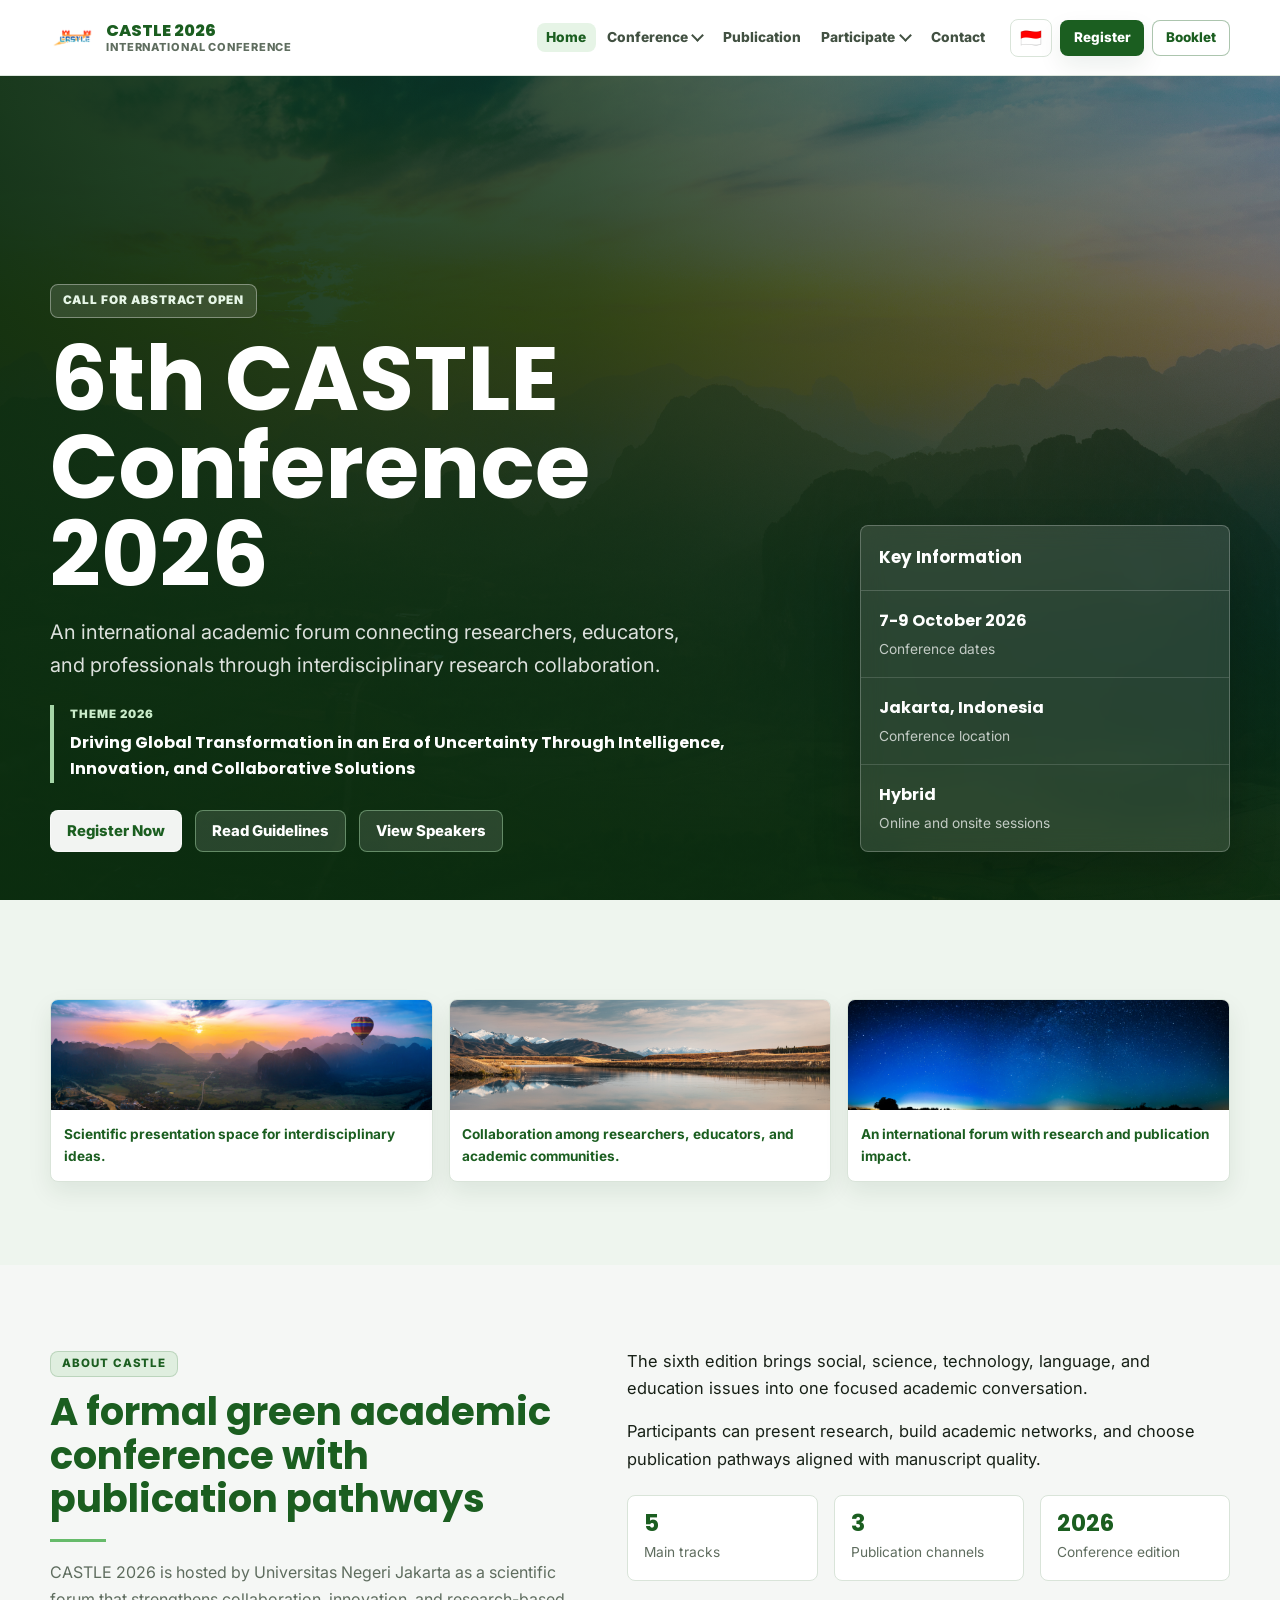
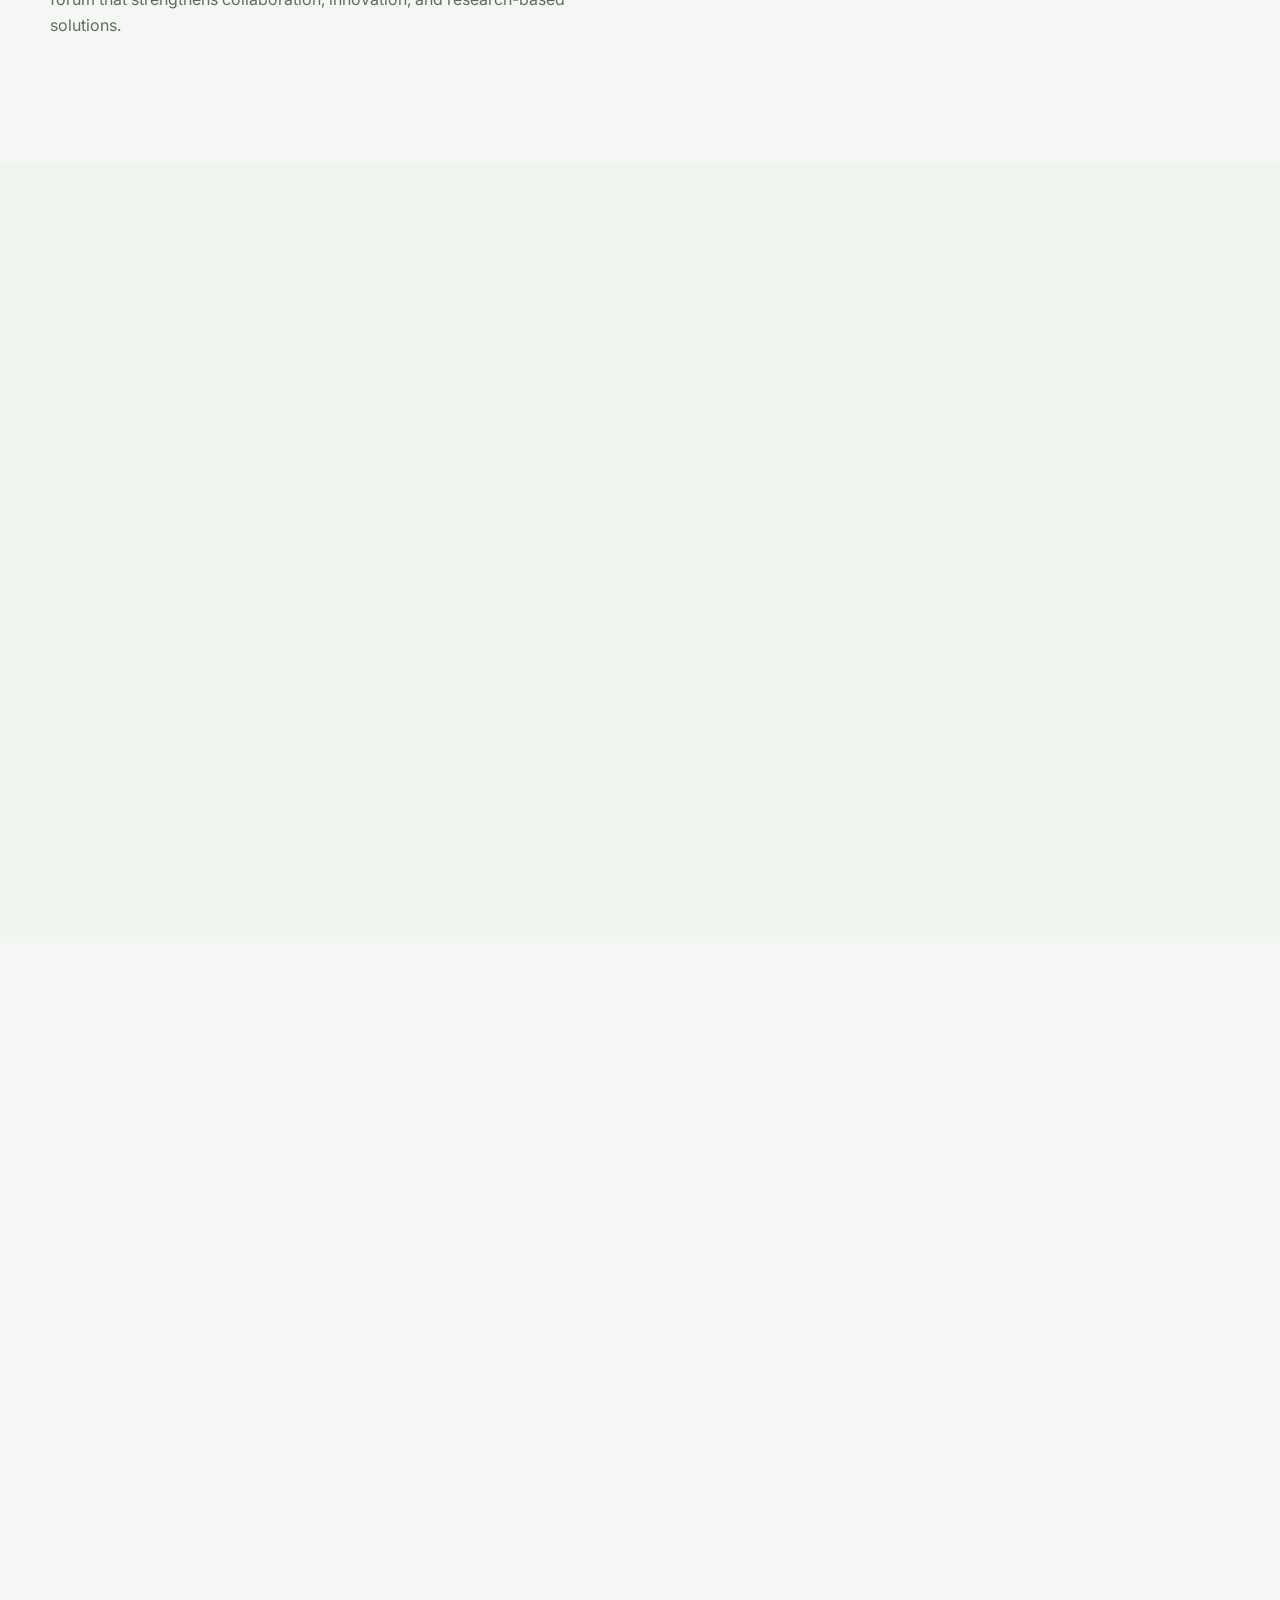
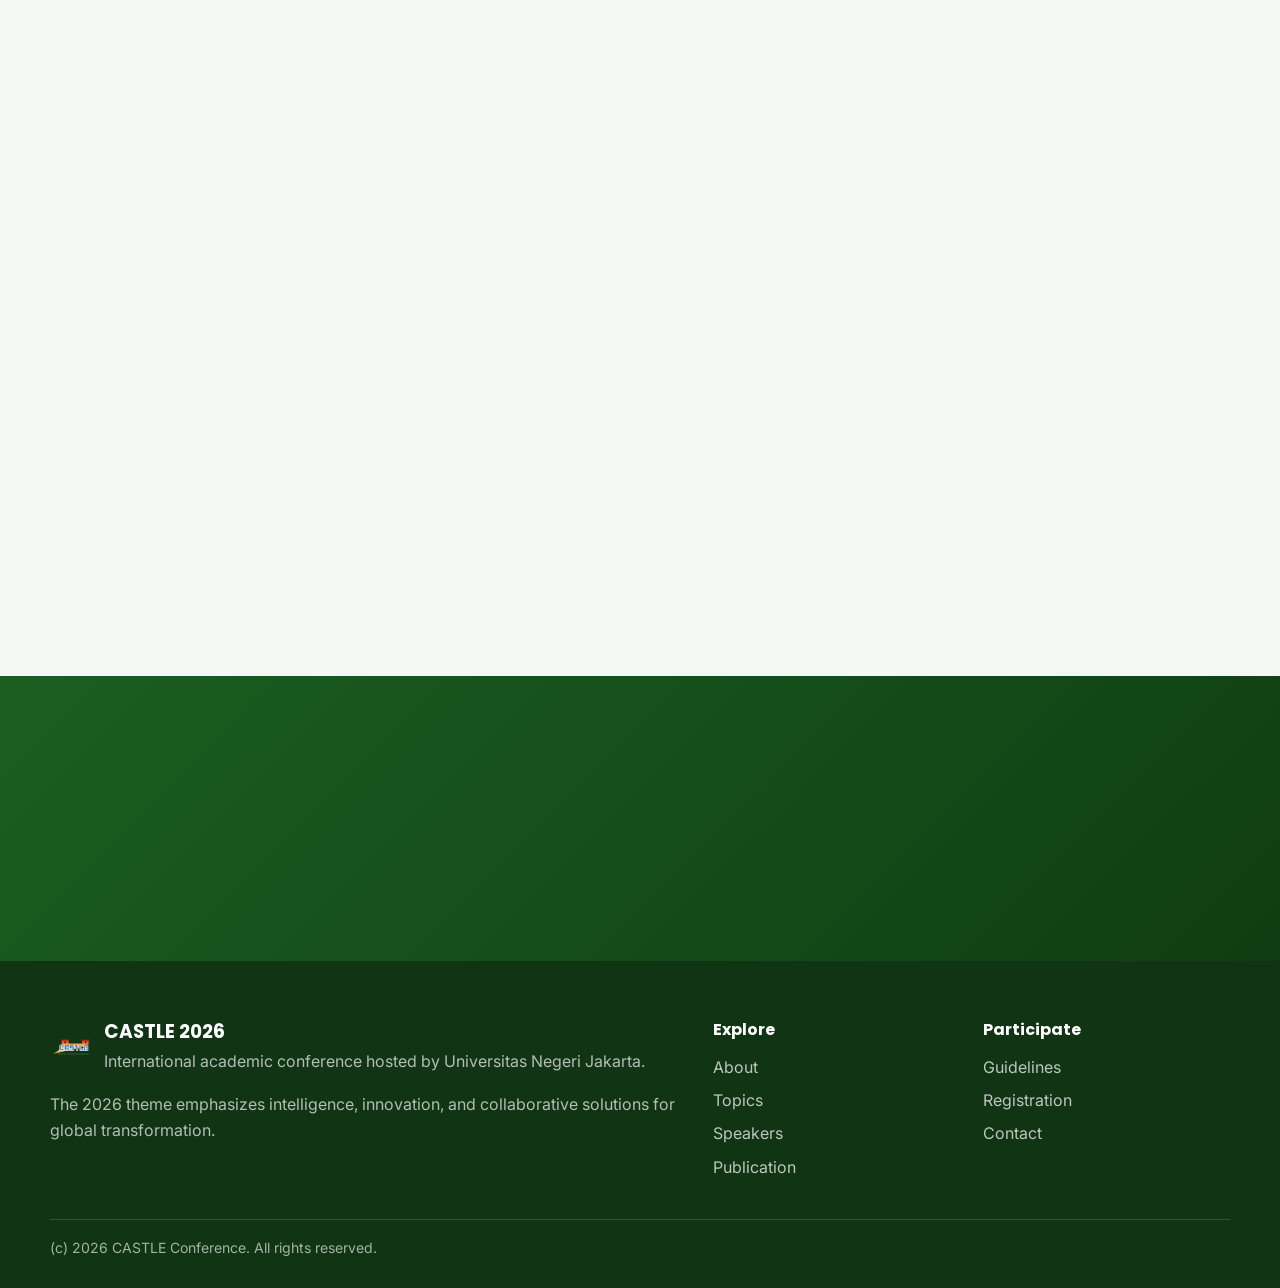
<file: index.html>
<!DOCTYPE html>
<html lang="en">
<head>
  <meta charset="UTF-8" />
  <meta name="viewport" content="width=device-width, initial-scale=1.0" />
  <meta
    name="description"
    content="6th CASTLE Conference 2026 is an international academic conference hosted by Universitas Negeri Jakarta, focused on social, science, technology, language, and education research."
    data-id="Konferensi CASTLE ke-6 2026 adalah konferensi akademik internasional yang diselenggarakan oleh Universitas Negeri Jakarta, berfokus pada riset sosial, sains, teknologi, bahasa, dan pendidikan."
    data-en="6th CASTLE Conference 2026 is an international academic conference hosted by Universitas Negeri Jakarta, focused on social, science, technology, language, and education research."
  />
  <title data-id="Konferensi CASTLE ke-6 2026 | Konferensi Akademik Internasional" data-en="6th CASTLE Conference 2026 | International Academic Conference">
    6th CASTLE Conference 2026 | International Academic Conference
  </title>
  <link rel="preconnect" href="https://fonts.googleapis.com" />
  <link rel="preconnect" href="https://fonts.gstatic.com" crossorigin />
  <link
    href="https://fonts.googleapis.com/css2?family=Inter:wght@300;400;500;600;700;800;900&family=Poppins:wght@500;600;700;800&display=swap"
    rel="stylesheet"
  />
  <link rel="stylesheet" href="assets/css/style.css" />
</head>
<body>
  <a class="skip-link" href="#main" data-id="Lewati ke konten" data-en="Skip to content">Skip to content</a>

  <header class="site-header">
    <nav class="navbar" id="navbar">
      <div class="container nav-inner">
        <a class="brand" href="index.html" aria-label="CASTLE Conference">
          <img src="assets/images/CASTLE.png" alt="CASTLE logo" data-id-alt="Logo CASTLE" data-en-alt="CASTLE logo" width="44" height="44" />
          <span class="brand-text">
            <span class="brand-title" data-id="CASTLE 2026" data-en="CASTLE 2026">CASTLE 2026</span>
            <span class="brand-subtitle" data-id="Konferensi Internasional" data-en="International Conference">International Conference</span>
          </span>
        </a>

        <div class="nav-menu" id="navMenu">
          <a class="nav-link" href="index.html" data-id="Beranda" data-en="Home">Home</a>
          <div class="nav-group">
            <button class="nav-trigger" type="button" aria-expanded="false" aria-haspopup="true" data-nav-dropdown data-id="Konferensi" data-en="Conference">Conference</button>
            <div class="nav-submenu">
              <a class="nav-link nav-sub-link" href="index.html#about" data-id="Tentang" data-en="About">About</a>
              <a class="nav-link nav-sub-link" href="index.html#topics" data-id="Topik" data-en="Topics">Topics</a>
              <a class="nav-link nav-sub-link" href="index.html#speakers" data-id="Pembicara" data-en="Speakers">Speakers</a>
              <a class="nav-link nav-sub-link" href="index.html#dates" data-id="Tanggal" data-en="Dates">Dates</a>
            </div>
          </div>
          <a class="nav-link" href="publication.html" data-id="Publikasi" data-en="Publication">Publication</a>
          <div class="nav-group">
            <button class="nav-trigger" type="button" aria-expanded="false" aria-haspopup="true" data-nav-dropdown data-id="Peserta" data-en="Participate">Participate</button>
            <div class="nav-submenu">
              <a class="nav-link nav-sub-link" href="guidelines.html" data-id="Panduan" data-en="Guidelines">Guidelines</a>
              <a class="nav-link nav-sub-link" href="registration.html" data-id="Registrasi" data-en="Registration">Registration</a>
            </div>
          </div>
          <a class="nav-link" href="contact.html" data-id="Kontak" data-en="Contact">Contact</a>
        </div>

        <div class="nav-actions">
          <button class="lang-toggle" type="button" data-lang-toggle aria-label="Ganti bahasa ke Indonesia">&#127470;&#127465;</button>
          <a class="btn btn-primary btn-small" href="registration.html" data-id="Daftar" data-en="Register">Register</a>
          <a class="btn btn-outline btn-small" href="guidelines.html" data-id="Panduan" data-en="Booklet">Booklet</a>
          <button class="nav-toggle" id="navToggle" type="button" aria-label="Open navigation" aria-expanded="false" aria-controls="navMenu">
            <span></span>
            <span></span>
            <span></span>
          </button>
        </div>
      </div>
    </nav>
  </header>

  <main id="main">
    <section class="hero" id="home">
      <div class="hero-bg" aria-hidden="true">
        <img src="assets/images/pic%201.JPG" alt="" />
      </div>
      <div class="container hero-inner">
        <div class="hero-content" data-reveal>
          <span class="hero-badge" data-id="Panggilan Abstrak Dibuka" data-en="Call for Abstract Open">Call for Abstract Open</span>
          <h1 data-id="Konferensi CASTLE ke-6 2026" data-en="6th CASTLE Conference 2026">6th CASTLE Conference 2026</h1>
          <p
            class="hero-subtitle"
            data-id="Forum akademik internasional untuk mempertemukan peneliti, pendidik, dan profesional dalam kolaborasi riset lintas bidang."
            data-en="An international academic forum connecting researchers, educators, and professionals through interdisciplinary research collaboration."
          >
            An international academic forum connecting researchers, educators, and professionals through interdisciplinary research collaboration.
          </p>
          <div class="hero-theme">
            <p class="hero-theme-label" data-id="Tema 2026" data-en="Theme 2026">Theme 2026</p>
            <p
              class="hero-theme-text"
              data-id="Mendorong Transformasi Global di Era Ketidakpastian melalui Kecerdasan, Inovasi, dan Solusi Kolaboratif"
              data-en="Driving Global Transformation in an Era of Uncertainty Through Intelligence, Innovation, and Collaborative Solutions"
            >
              Driving Global Transformation in an Era of Uncertainty Through Intelligence, Innovation, and Collaborative Solutions
            </p>
          </div>
          <div class="hero-cta">
            <a class="btn btn-light" href="registration.html" data-id="Daftar Sekarang" data-en="Register Now">Register Now</a>
            <a class="btn btn-ghost" href="guidelines.html" data-id="Baca Panduan" data-en="Read Guidelines">Read Guidelines</a>
            <a class="btn btn-ghost" href="#speakers" data-id="Lihat Pembicara" data-en="View Speakers">View Speakers</a>
          </div>
        </div>

        <aside class="hero-panel" data-reveal>
          <div class="hero-panel-header">
            <h2 data-id="Informasi Utama" data-en="Key Information">Key Information</h2>
          </div>
          <div class="hero-facts">
            <div class="hero-fact">
              <strong data-id="7-9 Oktober 2026" data-en="7-9 October 2026">7-9 October 2026</strong>
              <span data-id="Tanggal konferensi" data-en="Conference dates">Conference dates</span>
            </div>
            <div class="hero-fact">
              <strong data-id="Jakarta, Indonesia" data-en="Jakarta, Indonesia">Jakarta, Indonesia</strong>
              <span data-id="Lokasi penyelenggaraan" data-en="Conference location">Conference location</span>
            </div>
            <div class="hero-fact">
              <strong data-id="Hibrida" data-en="Hybrid">Hybrid</strong>
              <span data-id="Sesi daring dan luring" data-en="Online and onsite sessions">Online and onsite sessions</span>
            </div>
          </div>
        </aside>
      </div>
    </section>

    <section class="section section-muted">
      <div class="container story-strip" data-reveal>
        <article class="story-card">
          <img src="assets/images/pic%201.JPG" alt="CASTLE academic session" data-id-alt="Sesi akademik CASTLE" data-en-alt="CASTLE academic session" />
          <p data-id="Ruang presentasi ilmiah untuk gagasan lintas disiplin." data-en="Scientific presentation space for interdisciplinary ideas.">Scientific presentation space for interdisciplinary ideas.</p>
        </article>
        <article class="story-card">
          <img src="assets/images/pic%202.JPG" alt="CASTLE conference participants" data-id-alt="Peserta konferensi CASTLE" data-en-alt="CASTLE conference participants" />
          <p data-id="Kolaborasi peneliti, pendidik, dan komunitas akademik." data-en="Collaboration among researchers, educators, and academic communities.">Collaboration among researchers, educators, and academic communities.</p>
        </article>
        <article class="story-card">
          <img src="assets/images/pic%203.JPG" alt="CASTLE conference moment" data-id-alt="Momen konferensi CASTLE" data-en-alt="CASTLE conference moment" />
          <p data-id="Forum internasional dengan dampak riset dan publikasi." data-en="An international forum with research and publication impact.">An international forum with research and publication impact.</p>
        </article>
      </div>
    </section>

    <section class="section" id="about">
      <div class="container about-grid">
        <div class="section-header align-left" data-reveal>
          <span class="section-tag" data-id="Tentang CASTLE" data-en="About CASTLE">About CASTLE</span>
          <h2 class="section-title" data-id="Konferensi akademik hijau, formal, dan berorientasi publikasi" data-en="A formal green academic conference with publication pathways">
            A formal green academic conference with publication pathways
          </h2>
          <div class="eyebrow-line" aria-hidden="true"></div>
          <p
            class="section-desc"
            data-id="CASTLE 2026 diselenggarakan oleh Universitas Negeri Jakarta sebagai ruang dialog ilmiah untuk memperkuat kolaborasi, inovasi, dan solusi berbasis riset."
            data-en="CASTLE 2026 is hosted by Universitas Negeri Jakarta as a scientific forum that strengthens collaboration, innovation, and research-based solutions."
          >
            CASTLE 2026 is hosted by Universitas Negeri Jakarta as a scientific forum that strengthens collaboration, innovation, and research-based solutions.
          </p>
        </div>
        <div data-reveal>
          <div class="about-copy">
            <p
              data-id="Edisi ke-6 ini menempatkan isu sosial, sains, teknologi, bahasa, dan pendidikan dalam satu percakapan akademik yang terarah."
              data-en="The sixth edition brings social, science, technology, language, and education issues into one focused academic conversation."
            >
              The sixth edition brings social, science, technology, language, and education issues into one focused academic conversation.
            </p>
            <p
              data-id="Peserta dapat mempresentasikan riset, membangun jejaring akademik, dan memilih jalur publikasi yang sesuai dengan kualitas naskah."
              data-en="Participants can present research, build academic networks, and choose publication pathways aligned with manuscript quality."
            >
              Participants can present research, build academic networks, and choose publication pathways aligned with manuscript quality.
            </p>
          </div>
          <div class="metric-grid">
            <div class="metric">
              <strong data-id="5" data-en="5">5</strong>
              <span data-id="Bidang utama" data-en="Main tracks">Main tracks</span>
            </div>
            <div class="metric">
              <strong data-id="3" data-en="3">3</strong>
              <span data-id="Jalur publikasi" data-en="Publication channels">Publication channels</span>
            </div>
            <div class="metric">
              <strong data-id="2026" data-en="2026">2026</strong>
              <span data-id="Edisi konferensi" data-en="Conference edition">Conference edition</span>
            </div>
          </div>
        </div>
      </div>
    </section>

    <section class="section section-muted" id="topics">
      <div class="container">
        <div class="section-header" data-reveal>
          <span class="section-tag" data-id="Topik" data-en="Topics">Topics</span>
          <h2 class="section-title" data-id="Lima bidang utama konferensi" data-en="Five main conference tracks">Five main conference tracks</h2>
          <p class="section-desc" data-id="Topik dirancang untuk menjawab tantangan strategis di berbagai disiplin ilmu." data-en="Tracks are designed to address strategic challenges across disciplines.">
            Tracks are designed to address strategic challenges across disciplines.
          </p>
        </div>

        <div class="grid-3">
          <article class="card topic-card" data-reveal>
            <span class="topic-number">01</span>
            <h3 data-id="Sosial" data-en="Social">Social</h3>
            <p data-id="Kebijakan publik, pemberdayaan masyarakat, dan perubahan sosial." data-en="Public policy, community empowerment, and social change.">Public policy, community empowerment, and social change.</p>
          </article>
          <article class="card topic-card" data-reveal>
            <span class="topic-number">02</span>
            <h3 data-id="Sains" data-en="Science">Science</h3>
            <p data-id="Riset dasar dan terapan untuk kemajuan ilmu pengetahuan." data-en="Basic and applied research for scientific advancement.">Basic and applied research for scientific advancement.</p>
          </article>
          <article class="card topic-card" data-reveal>
            <span class="topic-number">03</span>
            <h3 data-id="Teknologi" data-en="Technology">Technology</h3>
            <p data-id="Transformasi digital, kecerdasan buatan, dan inovasi berbasis teknologi." data-en="Digital transformation, artificial intelligence, and technology-based innovation.">Digital transformation, artificial intelligence, and technology-based innovation.</p>
          </article>
          <article class="card topic-card" data-reveal>
            <span class="topic-number">04</span>
            <h3 data-id="Bahasa" data-en="Language">Language</h3>
            <p data-id="Linguistik, literasi, komunikasi, dan pembelajaran bahasa." data-en="Linguistics, literacy, communication, and language learning.">Linguistics, literacy, communication, and language learning.</p>
          </article>
          <article class="card topic-card" data-reveal>
            <span class="topic-number">05</span>
            <h3 data-id="Pendidikan" data-en="Education">Education</h3>
            <p data-id="Kurikulum, pedagogi, asesmen, dan kebijakan pendidikan." data-en="Curriculum, pedagogy, assessment, and education policy.">Curriculum, pedagogy, assessment, and education policy.</p>
          </article>
        </div>
      </div>
    </section>

    <section class="section" id="speakers">
      <div class="container">
        <div class="section-header" data-reveal>
          <span class="section-tag" data-id="Pembicara Utama" data-en="Keynote Speakers">Keynote Speakers</span>
          <h2 class="section-title" data-id="Perspektif internasional untuk riset dan pendidikan" data-en="International perspectives for research and education">
            International perspectives for research and education
          </h2>
          <p class="section-desc" data-id="Sesi keynote menampilkan pemikiran lintas negara mengenai inovasi, pendidikan, dan transformasi berbasis riset." data-en="Keynote sessions bring cross-country perspectives on innovation, education, and research-based transformation.">
            Keynote sessions bring cross-country perspectives on innovation, education, and research-based transformation.
          </p>
        </div>

        <div class="speaker-grid">
          <article class="card speaker-card" data-reveal>
            <img src="assets/images/pic%201.JPG" alt="Prof. Beken Arymbekov keynote profile" data-id-alt="Profil keynote Prof. Beken Arymbekov" data-en-alt="Prof. Beken Arymbekov keynote profile" />
            <div class="speaker-content">
              <p class="card-kicker" data-id="Pembicara Utama" data-en="Keynote Speaker">Keynote Speaker</p>
              <h3 data-id="Prof. Beken Arymbekov" data-en="Prof. Beken Arymbekov">Prof. Beken Arymbekov</h3>
              <p class="speaker-meta" data-id="Osh State University, Kyrgyzstan" data-en="Osh State University, Kyrgyzstan">Osh State University, Kyrgyzstan</p>
              <p data-id="Membahas kolaborasi ilmiah dan penguatan pendidikan tinggi dalam konteks transformasi global." data-en="Discusses scientific collaboration and higher education strengthening in the context of global transformation.">
                Discusses scientific collaboration and higher education strengthening in the context of global transformation.
              </p>
            </div>
          </article>
          <article class="card speaker-card" data-reveal>
            <img src="assets/images/pic%202.JPG" alt="Prof. Yuli Rahmawati keynote profile" data-id-alt="Profil keynote Prof. Yuli Rahmawati" data-en-alt="Prof. Yuli Rahmawati keynote profile" />
            <div class="speaker-content">
              <p class="card-kicker" data-id="Pembicara Utama" data-en="Keynote Speaker">Keynote Speaker</p>
              <h3 data-id="Prof. Yuli Rahmawati" data-en="Prof. Yuli Rahmawati">Prof. Yuli Rahmawati</h3>
              <p class="speaker-meta" data-id="Universitas Negeri Jakarta, Indonesia" data-en="Universitas Negeri Jakarta, Indonesia">Universitas Negeri Jakarta, Indonesia</p>
              <p data-id="Berfokus pada pendidikan sains, literasi keberlanjutan, dan inovasi pedagogik berbasis riset." data-en="Focuses on science education, sustainability literacy, and research-informed pedagogical innovation.">
                Focuses on science education, sustainability literacy, and research-informed pedagogical innovation.
              </p>
            </div>
          </article>
          <article class="card speaker-card" data-reveal>
            <img src="assets/images/pic%203.JPG" alt="Muhammad Zulkarnain Bin Mohammed Nasir keynote profile" data-id-alt="Profil keynote Muhammad Zulkarnain Bin Mohammed Nasir" data-en-alt="Muhammad Zulkarnain Bin Mohammed Nasir keynote profile" />
            <div class="speaker-content">
              <p class="card-kicker" data-id="Pembicara Utama" data-en="Keynote Speaker">Keynote Speaker</p>
              <h3 data-id="Muhammad Zulkarnain Bin Mohammed Nasir" data-en="Muhammad Zulkarnain Bin Mohammed Nasir">Muhammad Zulkarnain Bin Mohammed Nasir</h3>
              <p class="speaker-meta" data-id="Universiti Kebangsaan Malaysia, Malaysia" data-en="Universiti Kebangsaan Malaysia, Malaysia">Universiti Kebangsaan Malaysia, Malaysia</p>
              <p data-id="Mengeksplorasi teknologi pembelajaran, inovasi digital, dan ekosistem pendidikan masa depan." data-en="Explores learning technology, digital innovation, and future education ecosystems.">
                Explores learning technology, digital innovation, and future education ecosystems.
              </p>
            </div>
          </article>
        </div>
      </div>
    </section>

    <section class="section section-muted" id="publication-preview">
      <div class="container">
        <div class="section-header" data-reveal>
          <span class="section-tag" data-id="Publikasi" data-en="Publication">Publication</span>
          <h2 class="section-title" data-id="Jalur publikasi resmi" data-en="Official publication pathways">Official publication pathways</h2>
          <p class="section-desc" data-id="Naskah terpilih akan diarahkan ke prosiding atau jurnal yang sesuai dengan proses editorial." data-en="Selected manuscripts will be directed to proceedings or journals through an editorial process.">
            Selected manuscripts will be directed to proceedings or journals through an editorial process.
          </p>
        </div>

        <div class="journal-grid">
          <article class="card journal-card" data-reveal>
            <span class="journal-mark">R</span>
            <h3 data-id="Risenologi" data-en="Risenologi">Risenologi</h3>
            <p data-id="Jurnal UNJ untuk artikel riset dan kajian ilmiah yang relevan dengan bidang konferensi." data-en="An UNJ journal for research articles and scholarly studies aligned with conference tracks.">
              An UNJ journal for research articles and scholarly studies aligned with conference tracks.
            </p>
            <a class="btn btn-outline" href="https://journal.unj.ac.id/unj/index.php/risenologi" target="_blank" rel="noopener" data-id="Kunjungi Jurnal" data-en="Visit Journal">Visit Journal</a>
          </article>
          <article class="card journal-card" data-reveal>
            <span class="journal-mark">JCU</span>
            <h3 data-id="JCU" data-en="JCU">JCU</h3>
            <p data-id="Jurnal akademik UNJ yang mendukung publikasi kajian sosial, pendidikan, dan komunitas." data-en="An UNJ academic journal supporting publication in social, education, and community studies.">
              An UNJ academic journal supporting publication in social, education, and community studies.
            </p>
            <a class="btn btn-outline" href="https://journal.unj.ac.id/unj/index.php/jcu" target="_blank" rel="noopener" data-id="Kunjungi Jurnal" data-en="Visit Journal">Visit Journal</a>
          </article>
          <article class="card journal-card" data-reveal>
            <span class="journal-mark">C</span>
            <h3 data-id="Castle Journal" data-en="Castle Journal">Castle Journal</h3>
            <p data-id="Kanal publikasi CASTLE untuk naskah terpilih dari peserta konferensi." data-en="CASTLE publication channel for selected manuscripts from conference participants.">
              CASTLE publication channel for selected manuscripts from conference participants.
            </p>
            <a class="btn btn-outline" href="https://journal.unj.ac.id/unj/index.php/castle" target="_blank" rel="noopener" data-id="Kunjungi Jurnal" data-en="Visit Journal">Visit Journal</a>
          </article>
        </div>

        <div class="section-actions" data-reveal>
          <a class="btn btn-primary" href="publication.html" data-id="Lihat Detail Publikasi" data-en="View Publication Details">View Publication Details</a>
        </div>
      </div>
    </section>

    <section class="section" id="dates">
      <div class="container">
        <div class="section-header" data-reveal>
          <span class="section-tag" data-id="Tanggal Penting" data-en="Important Dates">Important Dates</span>
          <h2 class="section-title" data-id="Jadwal utama CASTLE 2026" data-en="CASTLE 2026 key schedule">CASTLE 2026 key schedule</h2>
          <p class="section-desc" data-id="Pastikan setiap tenggat terpantau agar proses pengajuan berjalan lancar." data-en="Track each deadline so the submission process runs smoothly.">
            Track each deadline so the submission process runs smoothly.
          </p>
        </div>

        <div class="timeline">
          <div class="timeline-item" data-reveal>
            <div class="timeline-date" data-id="30 Mei 2026" data-en="30 May 2026">30 May 2026</div>
            <div class="timeline-content">
              <h3 data-id="Batas akhir abstrak" data-en="Abstract deadline">Abstract deadline</h3>
              <p data-id="Pengumpulan abstrak melalui portal CASTLE." data-en="Abstract submission through the CASTLE portal.">Abstract submission through the CASTLE portal.</p>
            </div>
          </div>
          <div class="timeline-item" data-reveal>
            <div class="timeline-date" data-id="30 Juni 2026" data-en="30 June 2026">30 June 2026</div>
            <div class="timeline-content">
              <h3 data-id="Batas akhir full paper" data-en="Full paper deadline">Full paper deadline</h3>
              <p data-id="Unggah naskah lengkap sesuai template resmi." data-en="Upload the full manuscript using the official template.">Upload the full manuscript using the official template.</p>
            </div>
          </div>
          <div class="timeline-item" data-reveal>
            <div class="timeline-date" data-id="20 Juli 2026" data-en="20 July 2026">20 July 2026</div>
            <div class="timeline-content">
              <h3 data-id="Pengumuman review" data-en="Review notification">Review notification</h3>
              <p data-id="Pemberitahuan status penerimaan dan revisi." data-en="Acceptance and revision notices are announced.">Acceptance and revision notices are announced.</p>
            </div>
          </div>
          <div class="timeline-item" data-reveal>
            <div class="timeline-date" data-id="7-9 Oktober 2026" data-en="7-9 October 2026">7-9 October 2026</div>
            <div class="timeline-content">
              <h3 data-id="Hari konferensi" data-en="Conference days">Conference days</h3>
              <p data-id="Sesi pleno, paralel, presentasi, dan jejaring akademik." data-en="Plenary, parallel presentations, and academic networking.">Plenary, parallel presentations, and academic networking.</p>
            </div>
          </div>
        </div>

        <div class="publication-support" data-reveal>
          <div>
            <div class="support-heading">
              <span class="section-tag" data-id="Tabel Harga" data-en="Fee Table">Fee Table</span>
              <h3 data-id="Biaya setelah naskah diterima" data-en="Fees after manuscript acceptance">Fees after manuscript acceptance</h3>
            </div>
            <div class="table-wrap">
              <table class="data-table">
                <thead>
                  <tr>
                    <th data-id="Jenis publikasi" data-en="Publication type">Publication type</th>
                    <th data-id="Kanal" data-en="Channel">Channel</th>
                    <th data-id="Biaya" data-en="Fee">Fee</th>
                  </tr>
                </thead>
                <tbody>
                  <tr>
                    <td data-id="Proceeding of CASTLE" data-en="Proceeding of CASTLE">Proceeding of CASTLE</td>
                    <td data-id="Prosiding konferensi" data-en="Conference proceedings">Conference proceedings</td>
                    <td data-id="Gratis" data-en="Free">Free</td>
                  </tr>
                  <tr>
                    <td data-id="Journal of CASTLE" data-en="Journal of CASTLE">Journal of CASTLE</td>
                    <td data-id="Castle Journal" data-en="Castle Journal">Castle Journal</td>
                    <td data-id="Gratis" data-en="Free">Free</td>
                  </tr>
                  <tr>
                    <td data-id="Jurnal Risenologi - UNJ" data-en="Jurnal Risenologi - UNJ">Jurnal Risenologi - UNJ</td>
                    <td data-id="Penulis UNJ" data-en="UNJ authors">UNJ authors</td>
                    <td data-id="IDR 500,000" data-en="IDR 500,000">IDR 500,000</td>
                  </tr>
                  <tr>
                    <td data-id="Jurnal Risenologi - Lokal" data-en="Jurnal Risenologi - Local">Jurnal Risenologi - Local</td>
                    <td data-id="Penulis lokal" data-en="Local authors">Local authors</td>
                    <td data-id="IDR 700,000" data-en="IDR 700,000">IDR 700,000</td>
                  </tr>
                  <tr>
                    <td data-id="Jurnal Risenologi - Internasional" data-en="Jurnal Risenologi - International">Jurnal Risenologi - International</td>
                    <td data-id="Penulis internasional" data-en="International authors">International authors</td>
                    <td data-id="USD 40.64" data-en="USD 40.64">USD 40.64</td>
                  </tr>
                  <tr>
                    <td data-id="JCU" data-en="JCU">JCU</td>
                    <td data-id="Penempatan editorial" data-en="Editorial placement">Editorial placement</td>
                    <td data-id="Mengikuti kebijakan jurnal" data-en="Based on journal policy">Based on journal policy</td>
                  </tr>
                </tbody>
              </table>
            </div>
          </div>

          <article class="content-panel output-panel">
            <p class="card-kicker" data-id="Output Publikasi" data-en="Publication Outputs">Publication Outputs</p>
            <h3 data-id="Luaran naskah terpilih" data-en="Outputs for selected manuscripts">Outputs for selected manuscripts</h3>
            <ul class="list list-spaced">
              <li data-id="Prosiding CASTLE untuk naskah konferensi yang lolos seleksi." data-en="CASTLE proceedings for accepted conference manuscripts.">CASTLE proceedings for accepted conference manuscripts.</li>
              <li data-id="Journal of CASTLE untuk artikel yang memenuhi standar kanal CASTLE." data-en="Journal of CASTLE for articles that meet CASTLE channel standards.">Journal of CASTLE for articles that meet CASTLE channel standards.</li>
              <li data-id="Jurnal Risenologi - UNJ untuk naskah sesuai ruang lingkup jurnal." data-en="Jurnal Risenologi - UNJ for manuscripts aligned with the journal scope.">Jurnal Risenologi - UNJ for manuscripts aligned with the journal scope.</li>
              <li data-id="JCU untuk kajian sosial, pendidikan, komunitas, dan pengembangan akademik." data-en="JCU for social, education, community, and academic development studies.">JCU for social, education, community, and academic development studies.</li>
            </ul>
          </article>
        </div>
      </div>
    </section>

    <section class="cta-band">
      <div class="container cta-content" data-reveal>
        <div>
          <h2 data-id="Siapkan abstrak Anda untuk CASTLE 2026" data-en="Prepare your abstract for CASTLE 2026">Prepare your abstract for CASTLE 2026</h2>
          <p data-id="Baca panduan, pilih topik, dan mulai proses registrasi melalui kanal resmi panitia." data-en="Read the guidelines, choose your track, and begin registration through the official committee channel.">
            Read the guidelines, choose your track, and begin registration through the official committee channel.
          </p>
        </div>
        <div class="cta-buttons">
          <a class="btn btn-light" href="registration.html" data-id="Daftar" data-en="Register">Register</a>
          <a class="btn btn-ghost" href="guidelines.html" data-id="Panduan" data-en="Booklet">Booklet</a>
        </div>
      </div>
    </section>
  </main>

  <footer class="footer">
    <div class="container footer-grid">
      <div class="footer-brand">
        <div class="footer-logo">
          <img src="assets/images/CASTLE.png" alt="CASTLE logo" data-id-alt="Logo CASTLE" data-en-alt="CASTLE logo" loading="lazy" width="42" height="42" />
          <div>
            <h3 data-id="CASTLE 2026" data-en="CASTLE 2026">CASTLE 2026</h3>
            <p class="footer-desc" data-id="Konferensi akademik internasional oleh Universitas Negeri Jakarta." data-en="International academic conference hosted by Universitas Negeri Jakarta.">
              International academic conference hosted by Universitas Negeri Jakarta.
            </p>
          </div>
        </div>
        <p class="footer-desc" data-id="Tema 2026 menekankan kecerdasan, inovasi, dan solusi kolaboratif untuk transformasi global." data-en="The 2026 theme emphasizes intelligence, innovation, and collaborative solutions for global transformation.">
          The 2026 theme emphasizes intelligence, innovation, and collaborative solutions for global transformation.
        </p>
      </div>
      <div class="footer-links">
        <div>
          <h4 data-id="Jelajahi" data-en="Explore">Explore</h4>
          <a href="index.html#about" data-id="Tentang" data-en="About">About</a>
          <a href="index.html#topics" data-id="Topik" data-en="Topics">Topics</a>
          <a href="index.html#speakers" data-id="Pembicara" data-en="Speakers">Speakers</a>
          <a href="publication.html" data-id="Publikasi" data-en="Publication">Publication</a>
        </div>
        <div>
          <h4 data-id="Ikut serta" data-en="Participate">Participate</h4>
          <a href="guidelines.html" data-id="Panduan" data-en="Guidelines">Guidelines</a>
          <a href="registration.html" data-id="Registrasi" data-en="Registration">Registration</a>
          <a href="contact.html" data-id="Kontak" data-en="Contact">Contact</a>
        </div>
      </div>
    </div>
    <div class="container footer-bottom">
      <p data-id="(c) 2026 CASTLE Conference. Hak cipta dilindungi." data-en="(c) 2026 CASTLE Conference. All rights reserved.">(c) 2026 CASTLE Conference. All rights reserved.</p>
    </div>
  </footer>

  <script src="assets/js/main.js"></script>
</body>
</html>
</file>
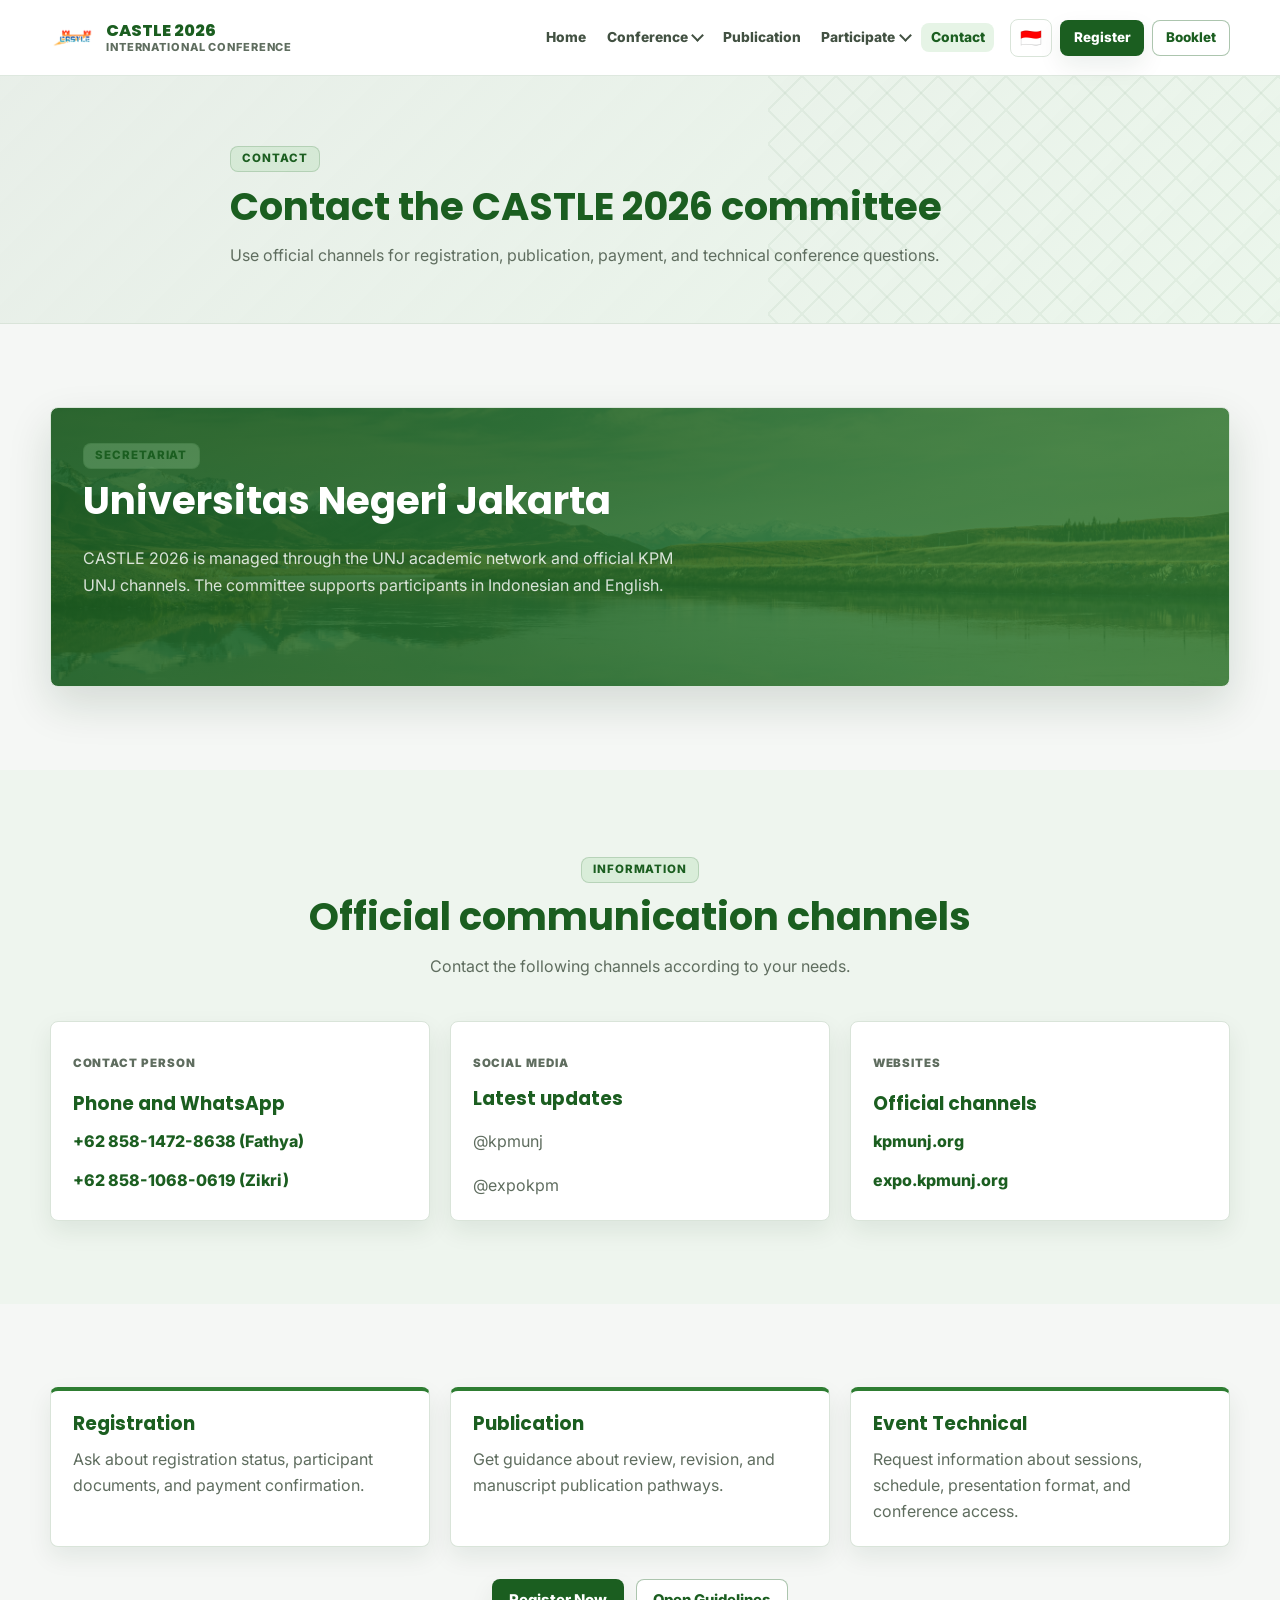
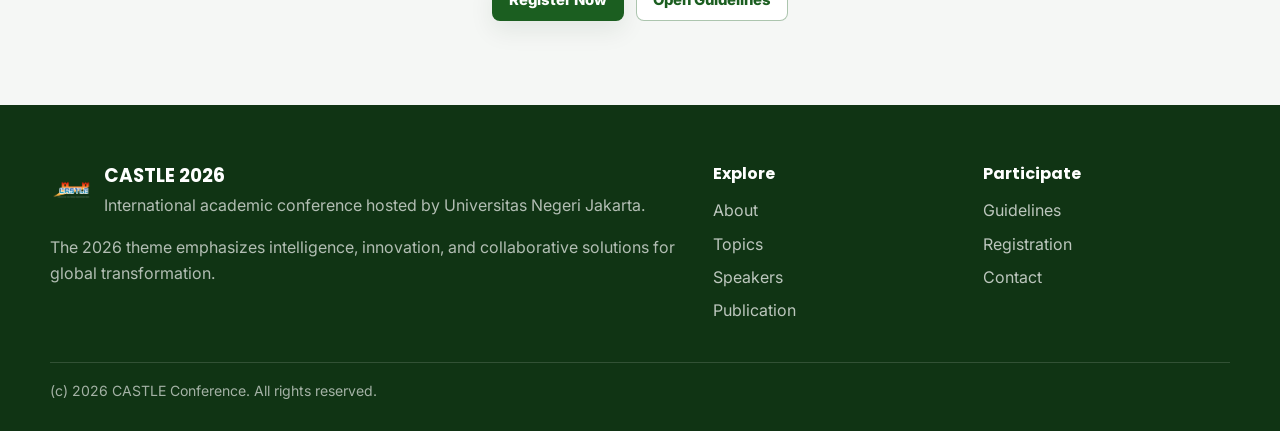
<file: contact.html>
<!DOCTYPE html>
<html lang="en">
<head>
  <meta charset="UTF-8" />
  <meta name="viewport" content="width=device-width, initial-scale=1.0" />
  <meta
    name="description"
    content="Official contact details for CASTLE 2026, including phone numbers, social media, websites, and participant support channels."
    data-id="Kontak resmi CASTLE 2026, termasuk nomor telepon, media sosial, situs web, dan kanal bantuan peserta."
    data-en="Official contact details for CASTLE 2026, including phone numbers, social media, websites, and participant support channels."
  />
  <title data-id="Kontak | CASTLE 2026" data-en="Contact | CASTLE 2026">Contact | CASTLE 2026</title>
  <link rel="preconnect" href="https://fonts.googleapis.com" />
  <link rel="preconnect" href="https://fonts.gstatic.com" crossorigin />
  <link
    href="https://fonts.googleapis.com/css2?family=Inter:wght@300;400;500;600;700;800;900&family=Poppins:wght@500;600;700;800&display=swap"
    rel="stylesheet"
  />
  <link rel="stylesheet" href="assets/css/style.css" />
</head>
<body>
  <a class="skip-link" href="#main" data-id="Lewati ke konten" data-en="Skip to content">Skip to content</a>

  <header class="site-header">
    <nav class="navbar" id="navbar">
      <div class="container nav-inner">
        <a class="brand" href="index.html" aria-label="CASTLE Conference">
          <img src="assets/images/CASTLE.png" alt="CASTLE logo" data-id-alt="Logo CASTLE" data-en-alt="CASTLE logo" width="44" height="44" />
          <span class="brand-text">
            <span class="brand-title" data-id="CASTLE 2026" data-en="CASTLE 2026">CASTLE 2026</span>
            <span class="brand-subtitle" data-id="Konferensi Internasional" data-en="International Conference">International Conference</span>
          </span>
        </a>

        <div class="nav-menu" id="navMenu">
          <a class="nav-link" href="index.html" data-id="Beranda" data-en="Home">Home</a>
          <div class="nav-group">
            <button class="nav-trigger" type="button" aria-expanded="false" aria-haspopup="true" data-nav-dropdown data-id="Konferensi" data-en="Conference">Conference</button>
            <div class="nav-submenu">
              <a class="nav-link nav-sub-link" href="index.html#about" data-id="Tentang" data-en="About">About</a>
              <a class="nav-link nav-sub-link" href="index.html#topics" data-id="Topik" data-en="Topics">Topics</a>
              <a class="nav-link nav-sub-link" href="index.html#speakers" data-id="Pembicara" data-en="Speakers">Speakers</a>
              <a class="nav-link nav-sub-link" href="index.html#dates" data-id="Tanggal" data-en="Dates">Dates</a>
            </div>
          </div>
          <a class="nav-link" href="publication.html" data-id="Publikasi" data-en="Publication">Publication</a>
          <div class="nav-group">
            <button class="nav-trigger" type="button" aria-expanded="false" aria-haspopup="true" data-nav-dropdown data-id="Peserta" data-en="Participate">Participate</button>
            <div class="nav-submenu">
              <a class="nav-link nav-sub-link" href="guidelines.html" data-id="Panduan" data-en="Guidelines">Guidelines</a>
              <a class="nav-link nav-sub-link" href="registration.html" data-id="Registrasi" data-en="Registration">Registration</a>
            </div>
          </div>
          <a class="nav-link" href="contact.html" data-id="Kontak" data-en="Contact">Contact</a>
        </div>

        <div class="nav-actions">
          <button class="lang-toggle" type="button" data-lang-toggle aria-label="Ganti bahasa ke Indonesia">&#127470;&#127465;</button>
          <a class="btn btn-primary btn-small" href="registration.html" data-id="Daftar" data-en="Register">Register</a>
          <a class="btn btn-outline btn-small" href="guidelines.html" data-id="Panduan" data-en="Booklet">Booklet</a>
          <button class="nav-toggle" id="navToggle" type="button" aria-label="Open navigation" aria-expanded="false" aria-controls="navMenu">
            <span></span>
            <span></span>
            <span></span>
          </button>
        </div>
      </div>
    </nav>
  </header>

  <main id="main">
    <section class="page-hero">
      <div class="container page-hero-content">
        <span class="section-tag" data-id="Kontak" data-en="Contact">Contact</span>
        <h1 class="page-title" data-id="Hubungi panitia CASTLE 2026" data-en="Contact the CASTLE 2026 committee">Contact the CASTLE 2026 committee</h1>
        <p
          class="page-desc"
          data-id="Gunakan kanal resmi untuk pertanyaan registrasi, publikasi, pembayaran, dan informasi teknis konferensi."
          data-en="Use official channels for registration, publication, payment, and technical conference questions."
        >
          Use official channels for registration, publication, payment, and technical conference questions.
        </p>
      </div>
    </section>

    <section class="section">
      <div class="container">
        <div class="map-panel" data-reveal>
          <span class="section-tag" data-id="Sekretariat" data-en="Secretariat">Secretariat</span>
          <h2 data-id="Universitas Negeri Jakarta" data-en="Universitas Negeri Jakarta">Universitas Negeri Jakarta</h2>
          <p
            data-id="CASTLE 2026 dikelola melalui jejaring akademik UNJ dan kanal resmi KPM UNJ. Panitia akan membantu peserta dalam Bahasa Indonesia dan Bahasa Inggris."
            data-en="CASTLE 2026 is managed through the UNJ academic network and official KPM UNJ channels. The committee supports participants in Indonesian and English."
          >
            CASTLE 2026 is managed through the UNJ academic network and official KPM UNJ channels. The committee supports participants in Indonesian and English.
          </p>
        </div>
      </div>
    </section>

    <section class="section section-muted">
      <div class="container">
        <div class="section-header" data-reveal>
          <span class="section-tag" data-id="Informasi" data-en="Information">Information</span>
          <h2 class="section-title" data-id="Kanal komunikasi resmi" data-en="Official communication channels">Official communication channels</h2>
          <p class="section-desc" data-id="Hubungi kanal berikut sesuai kebutuhan Anda." data-en="Contact the following channels according to your needs.">
            Contact the following channels according to your needs.
          </p>
        </div>

        <div class="contact-grid">
          <article class="card contact-card" data-reveal>
            <p class="card-kicker" data-id="Narahubung" data-en="Contact Person">Contact Person</p>
            <h3 data-id="Telepon dan WhatsApp" data-en="Phone and WhatsApp">Phone and WhatsApp</h3>
            <a href="tel:+6285814728638" data-id="+62 858-1472-8638 (Fathya)" data-en="+62 858-1472-8638 (Fathya)">+62 858-1472-8638 (Fathya)</a>
            <a href="tel:+6285810680619" data-id="+62 858-1068-0619 (Zikri)" data-en="+62 858-1068-0619 (Zikri)">+62 858-1068-0619 (Zikri)</a>
          </article>

          <article class="card contact-card" data-reveal>
            <p class="card-kicker" data-id="Media Sosial" data-en="Social Media">Social Media</p>
            <h3 data-id="Informasi terbaru" data-en="Latest updates">Latest updates</h3>
            <p data-id="@kpmunj" data-en="@kpmunj">@kpmunj</p>
            <p data-id="@expokpm" data-en="@expokpm">@expokpm</p>
          </article>

          <article class="card contact-card" data-reveal>
            <p class="card-kicker" data-id="Situs Web" data-en="Websites">Websites</p>
            <h3 data-id="Kanal resmi" data-en="Official channels">Official channels</h3>
            <a href="https://kpmunj.org" target="_blank" rel="noopener">kpmunj.org</a>
            <a href="https://expo.kpmunj.org" target="_blank" rel="noopener">expo.kpmunj.org</a>
          </article>
        </div>
      </div>
    </section>

    <section class="section">
      <div class="container">
        <div class="grid-3">
          <article class="card card-accent" data-reveal>
            <h3 data-id="Registrasi" data-en="Registration">Registration</h3>
            <p data-id="Tanyakan status pendaftaran, dokumen peserta, dan konfirmasi pembayaran." data-en="Ask about registration status, participant documents, and payment confirmation.">
              Ask about registration status, participant documents, and payment confirmation.
            </p>
          </article>
          <article class="card card-accent" data-reveal>
            <h3 data-id="Publikasi" data-en="Publication">Publication</h3>
            <p data-id="Dapatkan arahan terkait review, revisi, dan jalur publikasi naskah." data-en="Get guidance about review, revision, and manuscript publication pathways.">
              Get guidance about review, revision, and manuscript publication pathways.
            </p>
          </article>
          <article class="card card-accent" data-reveal>
            <h3 data-id="Teknis Acara" data-en="Event Technical">Event Technical</h3>
            <p data-id="Minta informasi sesi, jadwal, format presentasi, dan akses konferensi." data-en="Request information about sessions, schedule, presentation format, and conference access.">
              Request information about sessions, schedule, presentation format, and conference access.
            </p>
          </article>
        </div>

        <div class="section-actions" data-reveal>
          <a class="btn btn-primary" href="registration.html" data-id="Daftar Sekarang" data-en="Register Now">Register Now</a>
          <a class="btn btn-outline" href="guidelines.html" data-id="Buka Panduan" data-en="Open Guidelines">Open Guidelines</a>
        </div>
      </div>
    </section>
  </main>

  <footer class="footer">
    <div class="container footer-grid">
      <div class="footer-brand">
        <div class="footer-logo">
          <img src="assets/images/CASTLE.png" alt="CASTLE logo" data-id-alt="Logo CASTLE" data-en-alt="CASTLE logo" loading="lazy" width="42" height="42" />
          <div>
            <h3 data-id="CASTLE 2026" data-en="CASTLE 2026">CASTLE 2026</h3>
            <p class="footer-desc" data-id="Konferensi akademik internasional oleh Universitas Negeri Jakarta." data-en="International academic conference hosted by Universitas Negeri Jakarta.">
              International academic conference hosted by Universitas Negeri Jakarta.
            </p>
          </div>
        </div>
        <p class="footer-desc" data-id="Tema 2026 menekankan kecerdasan, inovasi, dan solusi kolaboratif untuk transformasi global." data-en="The 2026 theme emphasizes intelligence, innovation, and collaborative solutions for global transformation.">
          The 2026 theme emphasizes intelligence, innovation, and collaborative solutions for global transformation.
        </p>
      </div>
      <div class="footer-links">
        <div>
          <h4 data-id="Jelajahi" data-en="Explore">Explore</h4>
          <a href="index.html#about" data-id="Tentang" data-en="About">About</a>
          <a href="index.html#topics" data-id="Topik" data-en="Topics">Topics</a>
          <a href="index.html#speakers" data-id="Pembicara" data-en="Speakers">Speakers</a>
          <a href="publication.html" data-id="Publikasi" data-en="Publication">Publication</a>
        </div>
        <div>
          <h4 data-id="Ikut serta" data-en="Participate">Participate</h4>
          <a href="guidelines.html" data-id="Panduan" data-en="Guidelines">Guidelines</a>
          <a href="registration.html" data-id="Registrasi" data-en="Registration">Registration</a>
          <a href="contact.html" data-id="Kontak" data-en="Contact">Contact</a>
        </div>
      </div>
    </div>
    <div class="container footer-bottom">
      <p data-id="(c) 2026 CASTLE Conference. Hak cipta dilindungi." data-en="(c) 2026 CASTLE Conference. All rights reserved.">(c) 2026 CASTLE Conference. All rights reserved.</p>
    </div>
  </footer>

  <script src="assets/js/main.js"></script>
</body>
</html>
</file>
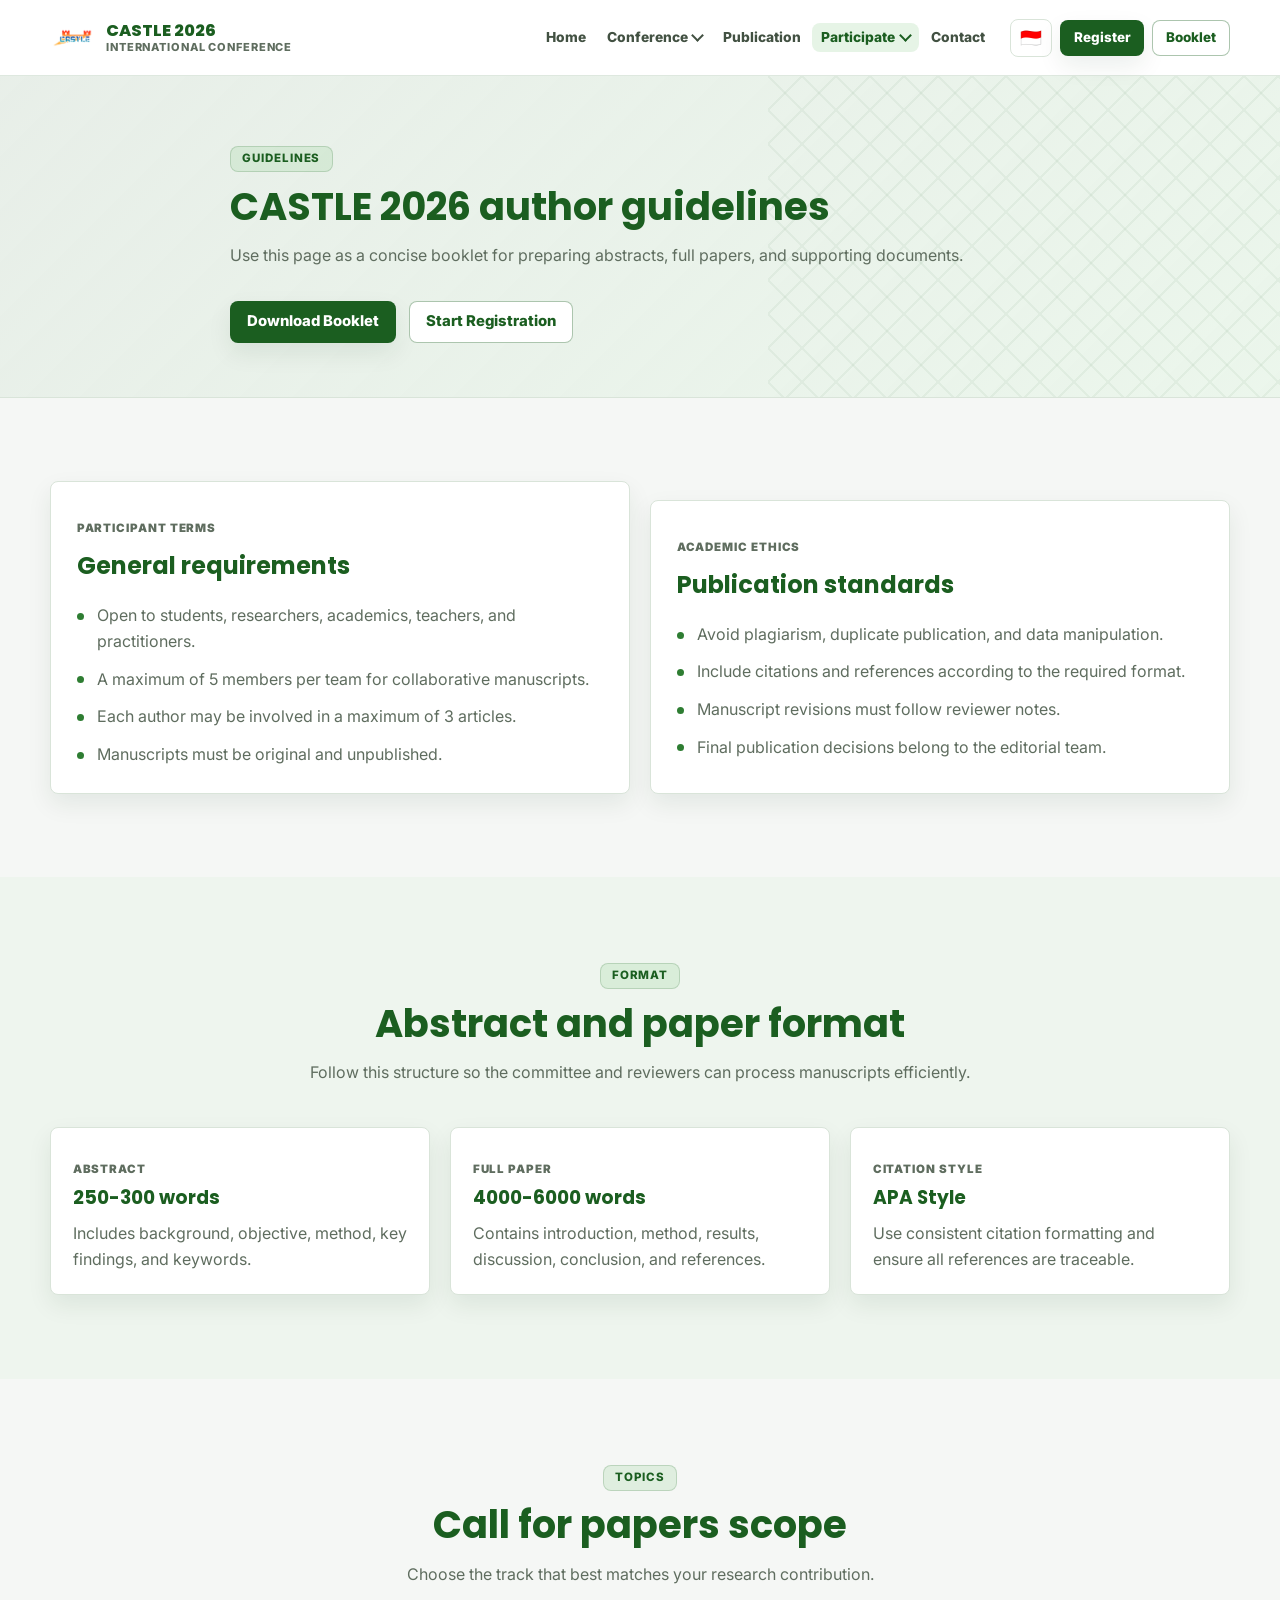
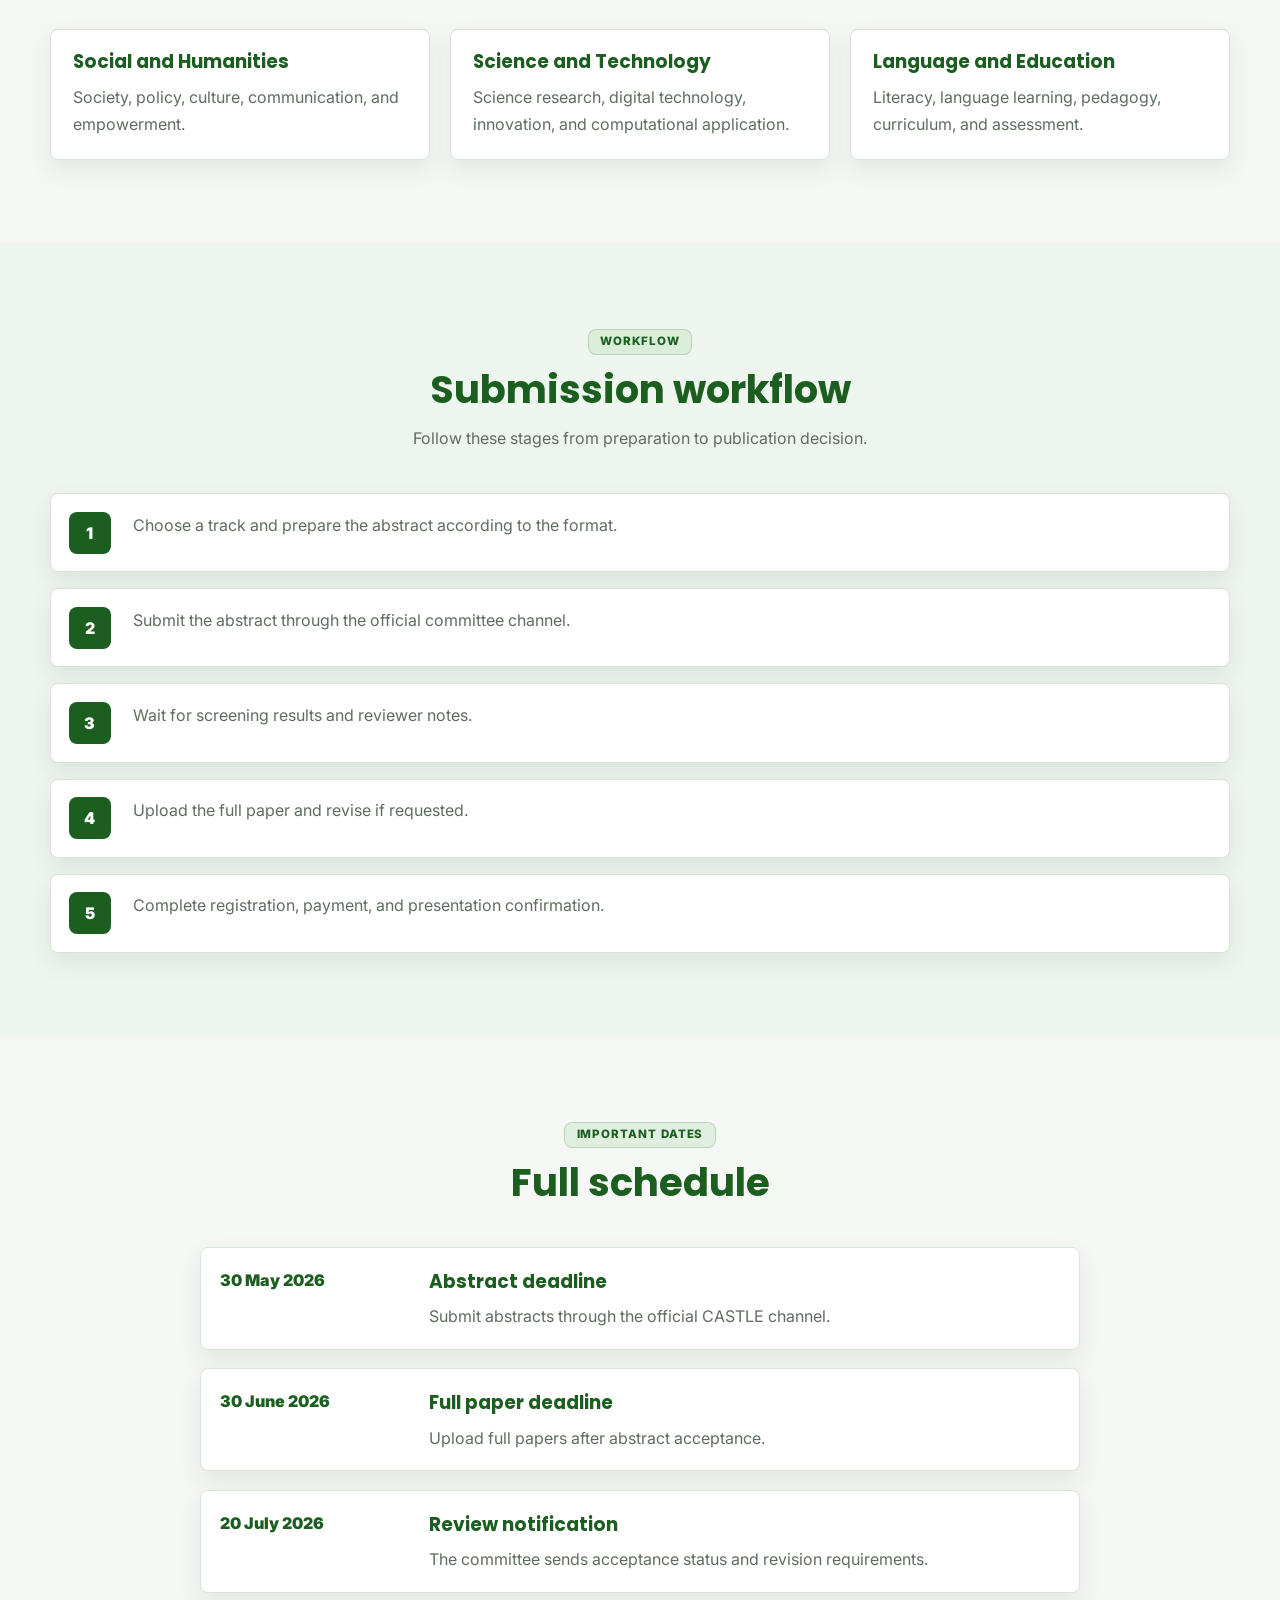
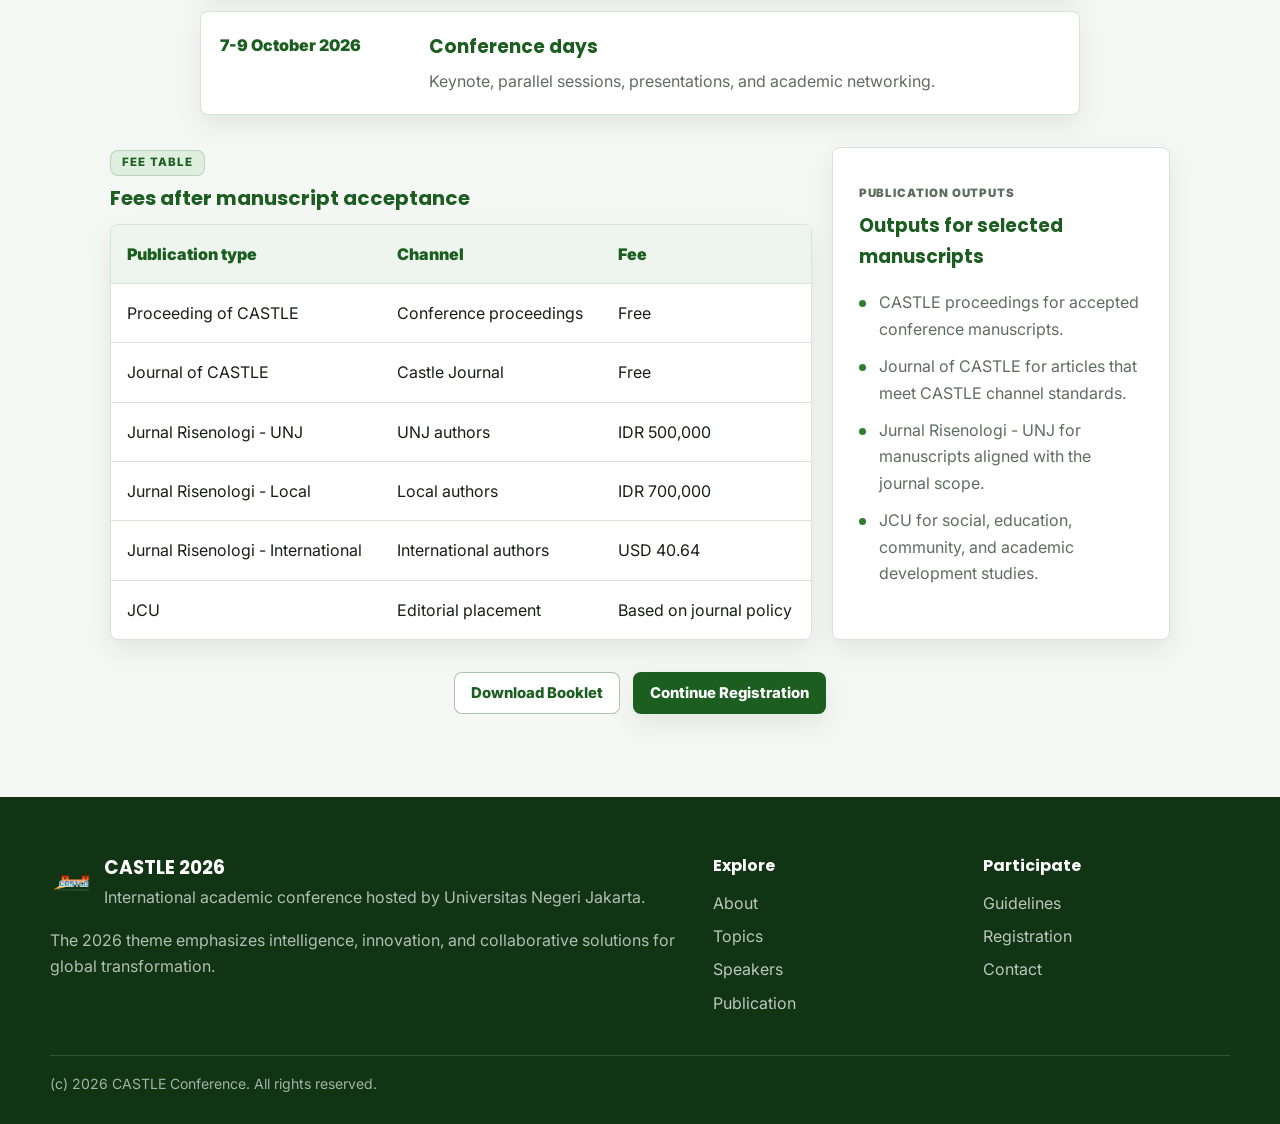
<file: guidelines.html>
<!DOCTYPE html>
<html lang="en">
<head>
  <meta charset="UTF-8" />
  <meta name="viewport" content="width=device-width, initial-scale=1.0" />
  <meta
    name="description"
    content="Author guidelines for CASTLE 2026, including participant terms, topics, submission format, and important dates."
    data-id="Panduan penulis CASTLE 2026, termasuk syarat peserta, topik, format pengiriman, dan tanggal penting."
    data-en="Author guidelines for CASTLE 2026, including participant terms, topics, submission format, and important dates."
  />
  <title data-id="Panduan | CASTLE 2026" data-en="Guidelines | CASTLE 2026">Guidelines | CASTLE 2026</title>
  <link rel="preconnect" href="https://fonts.googleapis.com" />
  <link rel="preconnect" href="https://fonts.gstatic.com" crossorigin />
  <link
    href="https://fonts.googleapis.com/css2?family=Inter:wght@300;400;500;600;700;800;900&family=Poppins:wght@500;600;700;800&display=swap"
    rel="stylesheet"
  />
  <link rel="stylesheet" href="assets/css/style.css" />
</head>
<body>
  <a class="skip-link" href="#main" data-id="Lewati ke konten" data-en="Skip to content">Skip to content</a>

  <header class="site-header">
    <nav class="navbar" id="navbar">
      <div class="container nav-inner">
        <a class="brand" href="index.html" aria-label="CASTLE Conference">
          <img src="assets/images/CASTLE.png" alt="CASTLE logo" data-id-alt="Logo CASTLE" data-en-alt="CASTLE logo" width="44" height="44" />
          <span class="brand-text">
            <span class="brand-title" data-id="CASTLE 2026" data-en="CASTLE 2026">CASTLE 2026</span>
            <span class="brand-subtitle" data-id="Konferensi Internasional" data-en="International Conference">International Conference</span>
          </span>
        </a>

        <div class="nav-menu" id="navMenu">
          <a class="nav-link" href="index.html" data-id="Beranda" data-en="Home">Home</a>
          <div class="nav-group">
            <button class="nav-trigger" type="button" aria-expanded="false" aria-haspopup="true" data-nav-dropdown data-id="Konferensi" data-en="Conference">Conference</button>
            <div class="nav-submenu">
              <a class="nav-link nav-sub-link" href="index.html#about" data-id="Tentang" data-en="About">About</a>
              <a class="nav-link nav-sub-link" href="index.html#topics" data-id="Topik" data-en="Topics">Topics</a>
              <a class="nav-link nav-sub-link" href="index.html#speakers" data-id="Pembicara" data-en="Speakers">Speakers</a>
              <a class="nav-link nav-sub-link" href="index.html#dates" data-id="Tanggal" data-en="Dates">Dates</a>
            </div>
          </div>
          <a class="nav-link" href="publication.html" data-id="Publikasi" data-en="Publication">Publication</a>
          <div class="nav-group">
            <button class="nav-trigger" type="button" aria-expanded="false" aria-haspopup="true" data-nav-dropdown data-id="Peserta" data-en="Participate">Participate</button>
            <div class="nav-submenu">
              <a class="nav-link nav-sub-link" href="guidelines.html" data-id="Panduan" data-en="Guidelines">Guidelines</a>
              <a class="nav-link nav-sub-link" href="registration.html" data-id="Registrasi" data-en="Registration">Registration</a>
            </div>
          </div>
          <a class="nav-link" href="contact.html" data-id="Kontak" data-en="Contact">Contact</a>
        </div>

        <div class="nav-actions">
          <button class="lang-toggle" type="button" data-lang-toggle aria-label="Ganti bahasa ke Indonesia">&#127470;&#127465;</button>
          <a class="btn btn-primary btn-small" href="registration.html" data-id="Daftar" data-en="Register">Register</a>
          <a class="btn btn-outline btn-small" href="guidelines.html" data-id="Panduan" data-en="Booklet">Booklet</a>
          <button class="nav-toggle" id="navToggle" type="button" aria-label="Open navigation" aria-expanded="false" aria-controls="navMenu">
            <span></span>
            <span></span>
            <span></span>
          </button>
        </div>
      </div>
    </nav>
  </header>

  <main id="main">
    <section class="page-hero">
      <div class="container page-hero-content">
        <span class="section-tag" data-id="Panduan" data-en="Guidelines">Guidelines</span>
        <h1 class="page-title" data-id="Panduan penulis CASTLE 2026" data-en="CASTLE 2026 author guidelines">CASTLE 2026 author guidelines</h1>
        <p
          class="page-desc"
          data-id="Gunakan halaman ini sebagai booklet ringkas untuk menyiapkan abstrak, makalah, dan dokumen pendukung."
          data-en="Use this page as a concise booklet for preparing abstracts, full papers, and supporting documents."
        >
          Use this page as a concise booklet for preparing abstracts, full papers, and supporting documents.
        </p>
        <div class="section-actions actions-left">
          <button class="btn btn-primary" type="button" data-print-guide data-id="Unduh Booklet" data-en="Download Booklet">Download Booklet</button>
          <a class="btn btn-outline" href="registration.html" data-id="Mulai Registrasi" data-en="Start Registration">Start Registration</a>
        </div>
      </div>
    </section>

    <section class="section">
      <div class="container">
        <div class="grid-2">
          <article class="content-panel" data-reveal>
            <p class="card-kicker" data-id="Syarat Peserta" data-en="Participant Terms">Participant Terms</p>
            <h2 data-id="Ketentuan umum" data-en="General requirements">General requirements</h2>
            <ul class="list list-spaced">
              <li data-id="Terbuka untuk mahasiswa, peneliti, akademisi, guru, dan praktisi." data-en="Open to students, researchers, academics, teachers, and practitioners.">Open to students, researchers, academics, teachers, and practitioners.</li>
              <li data-id="Maksimal 5 anggota per tim untuk naskah kolaboratif." data-en="A maximum of 5 members per team for collaborative manuscripts.">A maximum of 5 members per team for collaborative manuscripts.</li>
              <li data-id="Setiap penulis dapat terlibat pada maksimal 3 artikel." data-en="Each author may be involved in a maximum of 3 articles.">Each author may be involved in a maximum of 3 articles.</li>
              <li data-id="Naskah harus orisinal dan belum pernah dipublikasikan." data-en="Manuscripts must be original and unpublished.">Manuscripts must be original and unpublished.</li>
            </ul>
          </article>

          <article class="content-panel" data-reveal>
            <p class="card-kicker" data-id="Etika Akademik" data-en="Academic Ethics">Academic Ethics</p>
            <h2 data-id="Standar publikasi" data-en="Publication standards">Publication standards</h2>
            <ul class="list list-spaced">
              <li data-id="Hindari plagiarisme, duplikasi publikasi, dan manipulasi data." data-en="Avoid plagiarism, duplicate publication, and data manipulation.">Avoid plagiarism, duplicate publication, and data manipulation.</li>
              <li data-id="Cantumkan sitasi dan referensi sesuai format yang ditentukan." data-en="Include citations and references according to the required format.">Include citations and references according to the required format.</li>
              <li data-id="Perbaikan naskah harus mengikuti catatan reviewer." data-en="Manuscript revisions must follow reviewer notes.">Manuscript revisions must follow reviewer notes.</li>
              <li data-id="Keputusan akhir publikasi berada pada tim editorial." data-en="Final publication decisions belong to the editorial team.">Final publication decisions belong to the editorial team.</li>
            </ul>
          </article>
        </div>
      </div>
    </section>

    <section class="section section-muted" id="submission-format">
      <div class="container">
        <div class="section-header" data-reveal>
          <span class="section-tag" data-id="Format" data-en="Format">Format</span>
          <h2 class="section-title" data-id="Format abstrak dan makalah" data-en="Abstract and paper format">Abstract and paper format</h2>
          <p class="section-desc" data-id="Ikuti struktur berikut agar naskah mudah diproses oleh panitia dan reviewer." data-en="Follow this structure so the committee and reviewers can process manuscripts efficiently.">
            Follow this structure so the committee and reviewers can process manuscripts efficiently.
          </p>
        </div>

        <div class="grid-3">
          <article class="card" data-reveal>
            <p class="card-kicker" data-id="Abstrak" data-en="Abstract">Abstract</p>
            <h3 data-id="250-300 kata" data-en="250-300 words">250-300 words</h3>
            <p data-id="Berisi latar belakang, tujuan, metode, hasil utama, dan kata kunci." data-en="Includes background, objective, method, key findings, and keywords.">
              Includes background, objective, method, key findings, and keywords.
            </p>
          </article>
          <article class="card" data-reveal>
            <p class="card-kicker" data-id="Makalah Lengkap" data-en="Full Paper">Full Paper</p>
            <h3 data-id="4000-6000 kata" data-en="4000-6000 words">4000-6000 words</h3>
            <p data-id="Memuat pendahuluan, metode, hasil, pembahasan, kesimpulan, dan referensi." data-en="Contains introduction, method, results, discussion, conclusion, and references.">
              Contains introduction, method, results, discussion, conclusion, and references.
            </p>
          </article>
          <article class="card" data-reveal>
            <p class="card-kicker" data-id="Gaya Sitasi" data-en="Citation Style">Citation Style</p>
            <h3 data-id="APA Style" data-en="APA Style">APA Style</h3>
            <p data-id="Gunakan format sitasi konsisten dan pastikan seluruh referensi dapat dilacak." data-en="Use consistent citation formatting and ensure all references are traceable.">
              Use consistent citation formatting and ensure all references are traceable.
            </p>
          </article>
        </div>
      </div>
    </section>

    <section class="section">
      <div class="container">
        <div class="section-header" data-reveal>
          <span class="section-tag" data-id="Topik" data-en="Topics">Topics</span>
          <h2 class="section-title" data-id="Ruang lingkup call for papers" data-en="Call for papers scope">Call for papers scope</h2>
          <p class="section-desc" data-id="Pilih topik yang paling sesuai dengan kontribusi riset Anda." data-en="Choose the track that best matches your research contribution.">
            Choose the track that best matches your research contribution.
          </p>
        </div>

        <div class="grid-3">
          <article class="card" data-reveal>
            <h3 data-id="Sosial dan Humaniora" data-en="Social and Humanities">Social and Humanities</h3>
            <p data-id="Masyarakat, kebijakan, budaya, komunikasi, dan pemberdayaan." data-en="Society, policy, culture, communication, and empowerment.">Society, policy, culture, communication, and empowerment.</p>
          </article>
          <article class="card" data-reveal>
            <h3 data-id="Sains dan Teknologi" data-en="Science and Technology">Science and Technology</h3>
            <p data-id="Riset sains, teknologi digital, inovasi, dan penerapan komputasi." data-en="Science research, digital technology, innovation, and computational application.">Science research, digital technology, innovation, and computational application.</p>
          </article>
          <article class="card" data-reveal>
            <h3 data-id="Bahasa dan Pendidikan" data-en="Language and Education">Language and Education</h3>
            <p data-id="Literasi, pembelajaran bahasa, pedagogi, kurikulum, dan asesmen." data-en="Literacy, language learning, pedagogy, curriculum, and assessment.">Literacy, language learning, pedagogy, curriculum, and assessment.</p>
          </article>
        </div>
      </div>
    </section>

    <section class="section section-muted">
      <div class="container">
        <div class="section-header" data-reveal>
          <span class="section-tag" data-id="Alur" data-en="Workflow">Workflow</span>
          <h2 class="section-title" data-id="Alur pengiriman naskah" data-en="Submission workflow">Submission workflow</h2>
          <p class="section-desc" data-id="Ikuti tahap berikut dari persiapan hingga keputusan publikasi." data-en="Follow these stages from preparation to publication decision.">
            Follow these stages from preparation to publication decision.
          </p>
        </div>

        <ol class="steps" data-reveal>
          <li data-id="Pilih topik dan siapkan abstrak sesuai format." data-en="Choose a track and prepare the abstract according to the format.">Choose a track and prepare the abstract according to the format.</li>
          <li data-id="Kirim abstrak melalui kanal resmi panitia." data-en="Submit the abstract through the official committee channel.">Submit the abstract through the official committee channel.</li>
          <li data-id="Tunggu hasil seleksi dan catatan reviewer." data-en="Wait for screening results and reviewer notes.">Wait for screening results and reviewer notes.</li>
          <li data-id="Unggah makalah lengkap dan lakukan revisi jika diminta." data-en="Upload the full paper and revise if requested.">Upload the full paper and revise if requested.</li>
          <li data-id="Selesaikan registrasi, pembayaran, dan konfirmasi presentasi." data-en="Complete registration, payment, and presentation confirmation.">Complete registration, payment, and presentation confirmation.</li>
        </ol>
      </div>
    </section>

    <section class="section">
      <div class="container">
        <div class="section-header" data-reveal>
          <span class="section-tag" data-id="Tanggal Penting" data-en="Important Dates">Important Dates</span>
          <h2 class="section-title" data-id="Jadwal lengkap" data-en="Full schedule">Full schedule</h2>
        </div>

        <div class="timeline">
          <div class="timeline-item" data-reveal>
            <div class="timeline-date" data-id="30 Mei 2026" data-en="30 May 2026">30 May 2026</div>
            <div class="timeline-content">
              <h3 data-id="Batas akhir abstrak" data-en="Abstract deadline">Abstract deadline</h3>
              <p data-id="Kirim abstrak melalui kanal resmi CASTLE." data-en="Submit abstracts through the official CASTLE channel.">Submit abstracts through the official CASTLE channel.</p>
            </div>
          </div>
          <div class="timeline-item" data-reveal>
            <div class="timeline-date" data-id="30 Juni 2026" data-en="30 June 2026">30 June 2026</div>
            <div class="timeline-content">
              <h3 data-id="Batas akhir full paper" data-en="Full paper deadline">Full paper deadline</h3>
              <p data-id="Unggah makalah lengkap setelah abstrak diterima." data-en="Upload full papers after abstract acceptance.">Upload full papers after abstract acceptance.</p>
            </div>
          </div>
          <div class="timeline-item" data-reveal>
            <div class="timeline-date" data-id="20 Juli 2026" data-en="20 July 2026">20 July 2026</div>
            <div class="timeline-content">
              <h3 data-id="Pengumuman hasil review" data-en="Review notification">Review notification</h3>
              <p data-id="Panitia mengirim status penerimaan dan kebutuhan revisi." data-en="The committee sends acceptance status and revision requirements.">The committee sends acceptance status and revision requirements.</p>
            </div>
          </div>
          <div class="timeline-item" data-reveal>
            <div class="timeline-date" data-id="7-9 Oktober 2026" data-en="7-9 October 2026">7-9 October 2026</div>
            <div class="timeline-content">
              <h3 data-id="Pelaksanaan konferensi" data-en="Conference days">Conference days</h3>
              <p data-id="Sesi keynote, paralel, presentasi, dan jejaring akademik." data-en="Keynote, parallel sessions, presentations, and academic networking.">Keynote, parallel sessions, presentations, and academic networking.</p>
            </div>
          </div>
        </div>

        <div class="publication-support" data-reveal>
          <div>
            <div class="support-heading">
              <span class="section-tag" data-id="Tabel Harga" data-en="Fee Table">Fee Table</span>
              <h3 data-id="Biaya setelah naskah diterima" data-en="Fees after manuscript acceptance">Fees after manuscript acceptance</h3>
            </div>
            <div class="table-wrap">
              <table class="data-table">
                <thead>
                  <tr>
                    <th data-id="Jenis publikasi" data-en="Publication type">Publication type</th>
                    <th data-id="Kanal" data-en="Channel">Channel</th>
                    <th data-id="Biaya" data-en="Fee">Fee</th>
                  </tr>
                </thead>
                <tbody>
                  <tr>
                    <td data-id="Proceeding of CASTLE" data-en="Proceeding of CASTLE">Proceeding of CASTLE</td>
                    <td data-id="Prosiding konferensi" data-en="Conference proceedings">Conference proceedings</td>
                    <td data-id="Gratis" data-en="Free">Free</td>
                  </tr>
                  <tr>
                    <td data-id="Journal of CASTLE" data-en="Journal of CASTLE">Journal of CASTLE</td>
                    <td data-id="Castle Journal" data-en="Castle Journal">Castle Journal</td>
                    <td data-id="Gratis" data-en="Free">Free</td>
                  </tr>
                  <tr>
                    <td data-id="Jurnal Risenologi - UNJ" data-en="Jurnal Risenologi - UNJ">Jurnal Risenologi - UNJ</td>
                    <td data-id="Penulis UNJ" data-en="UNJ authors">UNJ authors</td>
                    <td data-id="IDR 500,000" data-en="IDR 500,000">IDR 500,000</td>
                  </tr>
                  <tr>
                    <td data-id="Jurnal Risenologi - Lokal" data-en="Jurnal Risenologi - Local">Jurnal Risenologi - Local</td>
                    <td data-id="Penulis lokal" data-en="Local authors">Local authors</td>
                    <td data-id="IDR 700,000" data-en="IDR 700,000">IDR 700,000</td>
                  </tr>
                  <tr>
                    <td data-id="Jurnal Risenologi - Internasional" data-en="Jurnal Risenologi - International">Jurnal Risenologi - International</td>
                    <td data-id="Penulis internasional" data-en="International authors">International authors</td>
                    <td data-id="USD 40.64" data-en="USD 40.64">USD 40.64</td>
                  </tr>
                  <tr>
                    <td data-id="JCU" data-en="JCU">JCU</td>
                    <td data-id="Penempatan editorial" data-en="Editorial placement">Editorial placement</td>
                    <td data-id="Mengikuti kebijakan jurnal" data-en="Based on journal policy">Based on journal policy</td>
                  </tr>
                </tbody>
              </table>
            </div>
          </div>

          <article class="content-panel output-panel">
            <p class="card-kicker" data-id="Output Publikasi" data-en="Publication Outputs">Publication Outputs</p>
            <h3 data-id="Luaran naskah terpilih" data-en="Outputs for selected manuscripts">Outputs for selected manuscripts</h3>
            <ul class="list list-spaced">
              <li data-id="Prosiding CASTLE untuk naskah konferensi yang lolos seleksi." data-en="CASTLE proceedings for accepted conference manuscripts.">CASTLE proceedings for accepted conference manuscripts.</li>
              <li data-id="Journal of CASTLE untuk artikel yang memenuhi standar kanal CASTLE." data-en="Journal of CASTLE for articles that meet CASTLE channel standards.">Journal of CASTLE for articles that meet CASTLE channel standards.</li>
              <li data-id="Jurnal Risenologi - UNJ untuk naskah sesuai ruang lingkup jurnal." data-en="Jurnal Risenologi - UNJ for manuscripts aligned with the journal scope.">Jurnal Risenologi - UNJ for manuscripts aligned with the journal scope.</li>
              <li data-id="JCU untuk kajian sosial, pendidikan, komunitas, dan pengembangan akademik." data-en="JCU for social, education, community, and academic development studies.">JCU for social, education, community, and academic development studies.</li>
            </ul>
          </article>
        </div>

        <div class="section-actions" data-reveal>
          <button class="btn btn-outline" type="button" data-print-guide data-id="Unduh Booklet" data-en="Download Booklet">Download Booklet</button>
          <a class="btn btn-primary" href="registration.html" data-id="Lanjut Registrasi" data-en="Continue Registration">Continue Registration</a>
        </div>
      </div>
    </section>
  </main>

  <footer class="footer">
    <div class="container footer-grid">
      <div class="footer-brand">
        <div class="footer-logo">
          <img src="assets/images/CASTLE.png" alt="CASTLE logo" data-id-alt="Logo CASTLE" data-en-alt="CASTLE logo" loading="lazy" width="42" height="42" />
          <div>
            <h3 data-id="CASTLE 2026" data-en="CASTLE 2026">CASTLE 2026</h3>
            <p class="footer-desc" data-id="Konferensi akademik internasional oleh Universitas Negeri Jakarta." data-en="International academic conference hosted by Universitas Negeri Jakarta.">
              International academic conference hosted by Universitas Negeri Jakarta.
            </p>
          </div>
        </div>
        <p class="footer-desc" data-id="Tema 2026 menekankan kecerdasan, inovasi, dan solusi kolaboratif untuk transformasi global." data-en="The 2026 theme emphasizes intelligence, innovation, and collaborative solutions for global transformation.">
          The 2026 theme emphasizes intelligence, innovation, and collaborative solutions for global transformation.
        </p>
      </div>
      <div class="footer-links">
        <div>
          <h4 data-id="Jelajahi" data-en="Explore">Explore</h4>
          <a href="index.html#about" data-id="Tentang" data-en="About">About</a>
          <a href="index.html#topics" data-id="Topik" data-en="Topics">Topics</a>
          <a href="index.html#speakers" data-id="Pembicara" data-en="Speakers">Speakers</a>
          <a href="publication.html" data-id="Publikasi" data-en="Publication">Publication</a>
        </div>
        <div>
          <h4 data-id="Ikut serta" data-en="Participate">Participate</h4>
          <a href="guidelines.html" data-id="Panduan" data-en="Guidelines">Guidelines</a>
          <a href="registration.html" data-id="Registrasi" data-en="Registration">Registration</a>
          <a href="contact.html" data-id="Kontak" data-en="Contact">Contact</a>
        </div>
      </div>
    </div>
    <div class="container footer-bottom">
      <p data-id="(c) 2026 CASTLE Conference. Hak cipta dilindungi." data-en="(c) 2026 CASTLE Conference. All rights reserved.">(c) 2026 CASTLE Conference. All rights reserved.</p>
    </div>
  </footer>

  <script src="assets/js/main.js"></script>
</body>
</html>
</file>
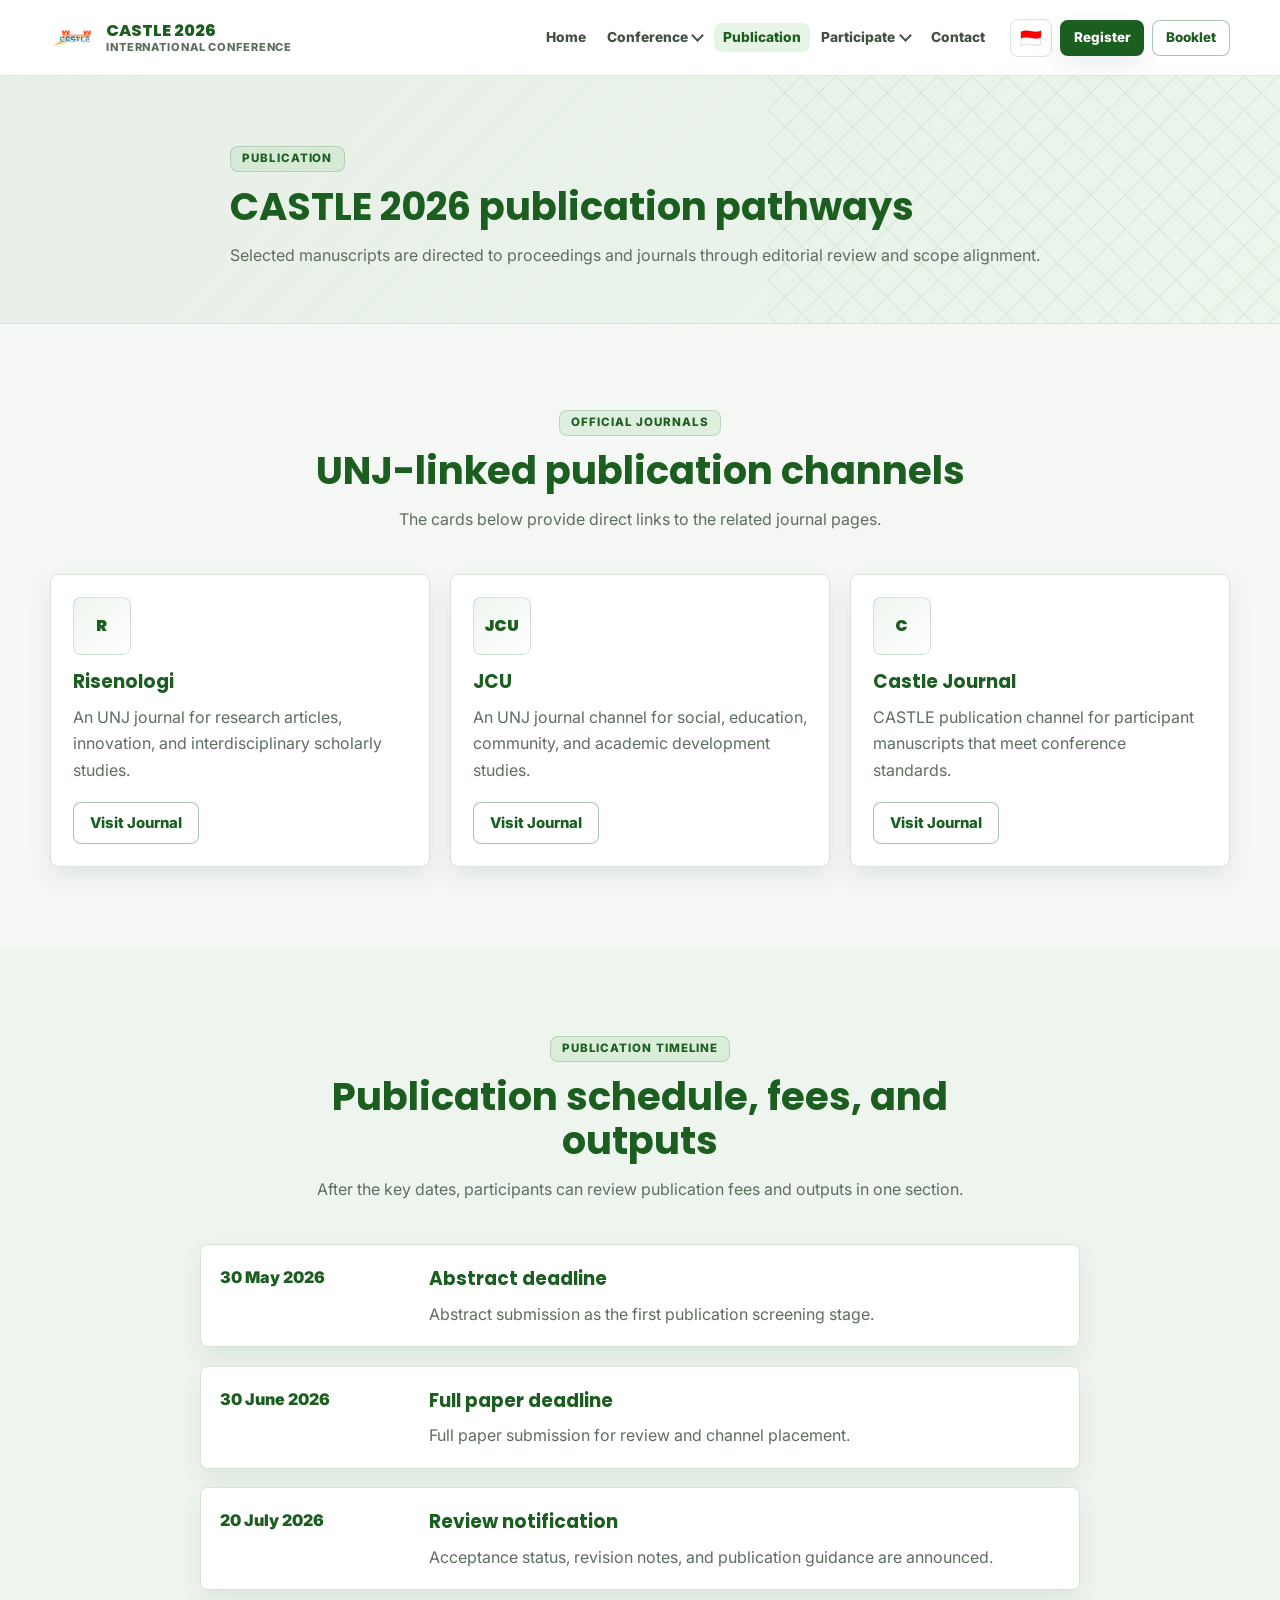
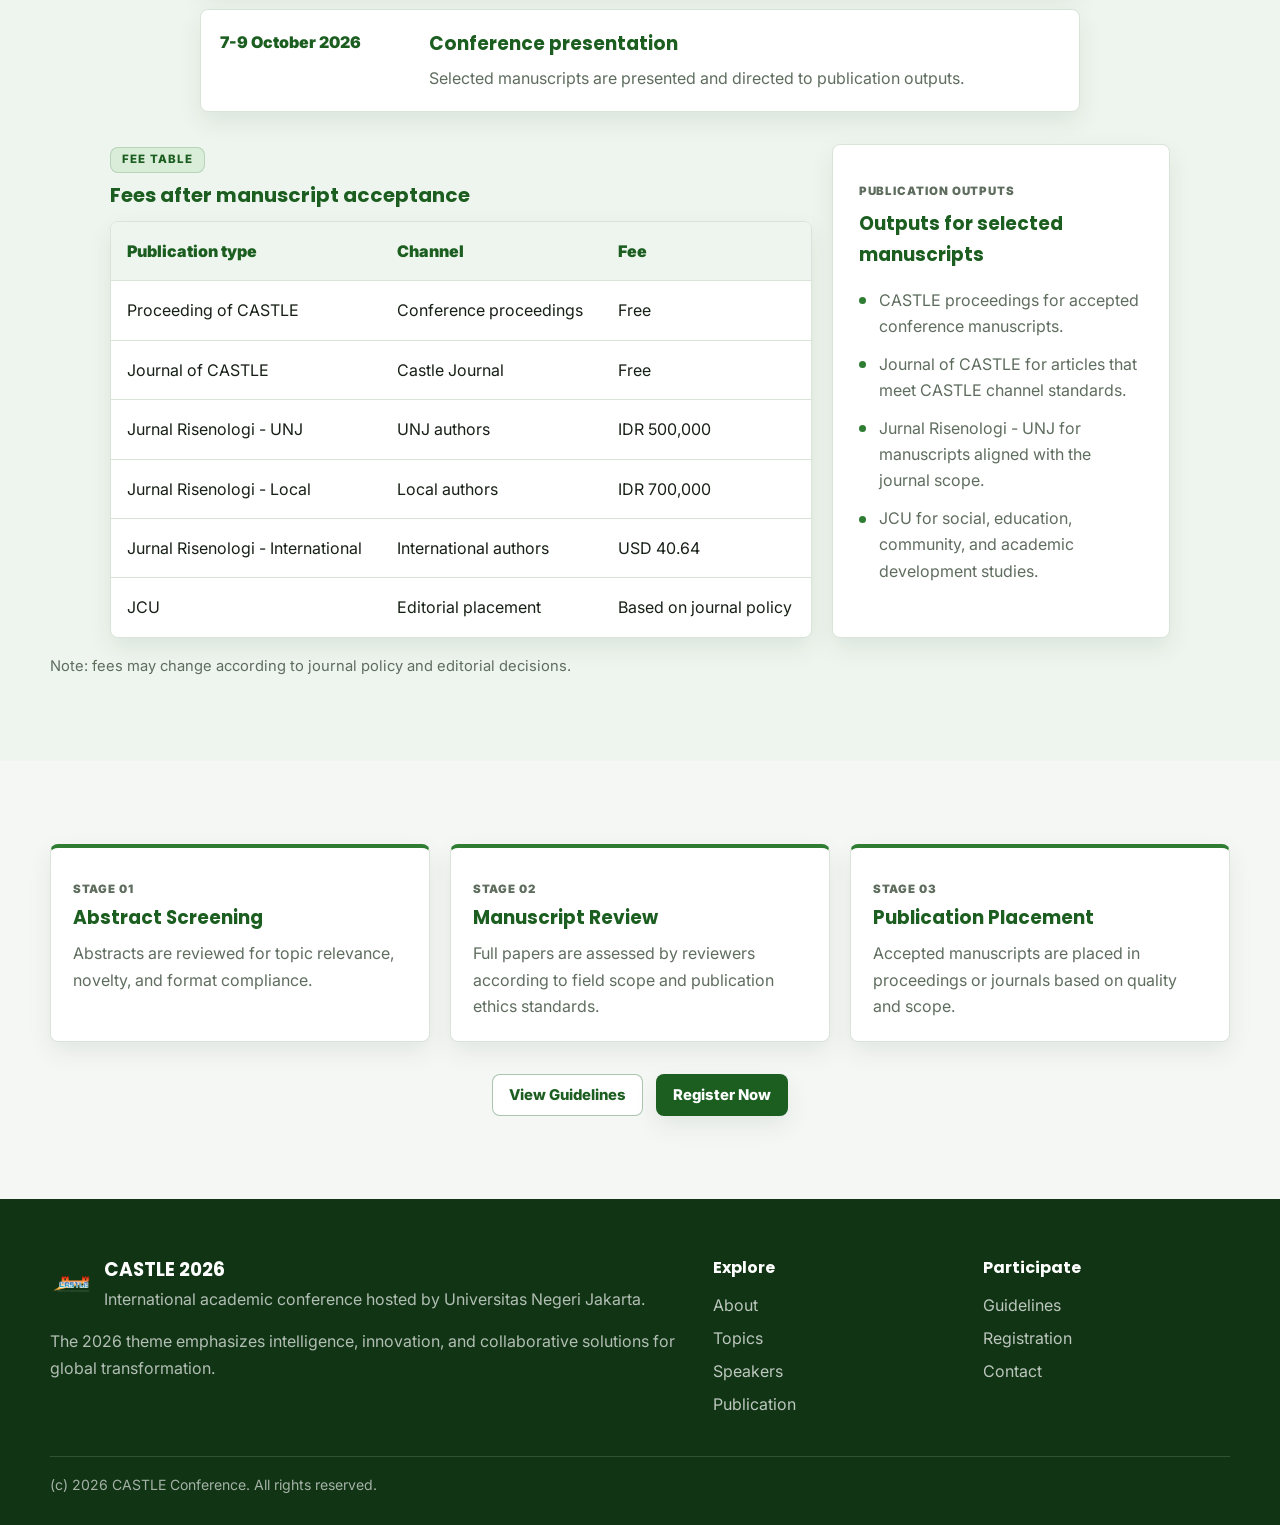
<file: publication.html>
<!DOCTYPE html>
<html lang="en">
<head>
  <meta charset="UTF-8" />
  <meta name="viewport" content="width=device-width, initial-scale=1.0" />
  <meta
    name="description"
    content="Publication options and fees for CASTLE 2026, including proceedings and journal pathways."
    data-id="Opsi publikasi dan biaya untuk CASTLE 2026, termasuk prosiding dan jalur jurnal."
    data-en="Publication options and fees for CASTLE 2026, including proceedings and journal pathways."
  />
  <title data-id="Publikasi | CASTLE 2026" data-en="Publication | CASTLE 2026">Publication | CASTLE 2026</title>
  <link rel="preconnect" href="https://fonts.googleapis.com" />
  <link rel="preconnect" href="https://fonts.gstatic.com" crossorigin />
  <link
    href="https://fonts.googleapis.com/css2?family=Inter:wght@300;400;500;600;700;800;900&family=Poppins:wght@500;600;700;800&display=swap"
    rel="stylesheet"
  />
  <link rel="stylesheet" href="assets/css/style.css" />
</head>
<body>
  <a class="skip-link" href="#main" data-id="Lewati ke konten" data-en="Skip to content">Skip to content</a>

  <header class="site-header">
    <nav class="navbar" id="navbar">
      <div class="container nav-inner">
        <a class="brand" href="index.html" aria-label="CASTLE Conference">
          <img src="assets/images/CASTLE.png" alt="CASTLE logo" data-id-alt="Logo CASTLE" data-en-alt="CASTLE logo" width="44" height="44" />
          <span class="brand-text">
            <span class="brand-title" data-id="CASTLE 2026" data-en="CASTLE 2026">CASTLE 2026</span>
            <span class="brand-subtitle" data-id="Konferensi Internasional" data-en="International Conference">International Conference</span>
          </span>
        </a>

        <div class="nav-menu" id="navMenu">
          <a class="nav-link" href="index.html" data-id="Beranda" data-en="Home">Home</a>
          <div class="nav-group">
            <button class="nav-trigger" type="button" aria-expanded="false" aria-haspopup="true" data-nav-dropdown data-id="Konferensi" data-en="Conference">Conference</button>
            <div class="nav-submenu">
              <a class="nav-link nav-sub-link" href="index.html#about" data-id="Tentang" data-en="About">About</a>
              <a class="nav-link nav-sub-link" href="index.html#topics" data-id="Topik" data-en="Topics">Topics</a>
              <a class="nav-link nav-sub-link" href="index.html#speakers" data-id="Pembicara" data-en="Speakers">Speakers</a>
              <a class="nav-link nav-sub-link" href="index.html#dates" data-id="Tanggal" data-en="Dates">Dates</a>
            </div>
          </div>
          <a class="nav-link" href="publication.html" data-id="Publikasi" data-en="Publication">Publication</a>
          <div class="nav-group">
            <button class="nav-trigger" type="button" aria-expanded="false" aria-haspopup="true" data-nav-dropdown data-id="Peserta" data-en="Participate">Participate</button>
            <div class="nav-submenu">
              <a class="nav-link nav-sub-link" href="guidelines.html" data-id="Panduan" data-en="Guidelines">Guidelines</a>
              <a class="nav-link nav-sub-link" href="registration.html" data-id="Registrasi" data-en="Registration">Registration</a>
            </div>
          </div>
          <a class="nav-link" href="contact.html" data-id="Kontak" data-en="Contact">Contact</a>
        </div>

        <div class="nav-actions">
          <button class="lang-toggle" type="button" data-lang-toggle aria-label="Ganti bahasa ke Indonesia">&#127470;&#127465;</button>
          <a class="btn btn-primary btn-small" href="registration.html" data-id="Daftar" data-en="Register">Register</a>
          <a class="btn btn-outline btn-small" href="guidelines.html" data-id="Panduan" data-en="Booklet">Booklet</a>
          <button class="nav-toggle" id="navToggle" type="button" aria-label="Open navigation" aria-expanded="false" aria-controls="navMenu">
            <span></span>
            <span></span>
            <span></span>
          </button>
        </div>
      </div>
    </nav>
  </header>

  <main id="main">
    <section class="page-hero">
      <div class="container page-hero-content">
        <span class="section-tag" data-id="Publikasi" data-en="Publication">Publication</span>
        <h1 class="page-title" data-id="Jalur publikasi CASTLE 2026" data-en="CASTLE 2026 publication pathways">CASTLE 2026 publication pathways</h1>
        <p
          class="page-desc"
          data-id="Naskah terpilih diarahkan ke prosiding dan jurnal melalui proses editorial, review, dan kesesuaian ruang lingkup."
          data-en="Selected manuscripts are directed to proceedings and journals through editorial review and scope alignment."
        >
          Selected manuscripts are directed to proceedings and journals through editorial review and scope alignment.
        </p>
      </div>
    </section>

    <section class="section">
      <div class="container">
        <div class="section-header" data-reveal>
          <span class="section-tag" data-id="Jurnal Resmi" data-en="Official Journals">Official Journals</span>
          <h2 class="section-title" data-id="Kanal publikasi terhubung UNJ" data-en="UNJ-linked publication channels">UNJ-linked publication channels</h2>
          <p class="section-desc" data-id="Kartu berikut menyediakan tautan langsung ke laman jurnal terkait." data-en="The cards below provide direct links to the related journal pages.">
            The cards below provide direct links to the related journal pages.
          </p>
        </div>

        <div class="journal-grid">
          <article class="card journal-card" data-reveal>
            <span class="journal-mark">R</span>
            <h3 data-id="Risenologi" data-en="Risenologi">Risenologi</h3>
            <p data-id="Jurnal UNJ untuk artikel riset, inovasi, dan kajian ilmiah lintas bidang." data-en="An UNJ journal for research articles, innovation, and interdisciplinary scholarly studies.">
              An UNJ journal for research articles, innovation, and interdisciplinary scholarly studies.
            </p>
            <a class="btn btn-outline" href="https://journal.unj.ac.id/unj/index.php/risenologi" target="_blank" rel="noopener" data-id="Kunjungi Jurnal" data-en="Visit Journal">Visit Journal</a>
          </article>
          <article class="card journal-card" data-reveal>
            <span class="journal-mark">JCU</span>
            <h3 data-id="JCU" data-en="JCU">JCU</h3>
            <p data-id="Kanal jurnal UNJ untuk kajian sosial, pendidikan, komunitas, dan pengembangan akademik." data-en="An UNJ journal channel for social, education, community, and academic development studies.">
              An UNJ journal channel for social, education, community, and academic development studies.
            </p>
            <a class="btn btn-outline" href="https://journal.unj.ac.id/unj/index.php/jcu" target="_blank" rel="noopener" data-id="Kunjungi Jurnal" data-en="Visit Journal">Visit Journal</a>
          </article>
          <article class="card journal-card" data-reveal>
            <span class="journal-mark">C</span>
            <h3 data-id="Castle Journal" data-en="Castle Journal">Castle Journal</h3>
            <p data-id="Kanal publikasi CASTLE untuk naskah peserta yang memenuhi standar konferensi." data-en="CASTLE publication channel for participant manuscripts that meet conference standards.">
              CASTLE publication channel for participant manuscripts that meet conference standards.
            </p>
            <a class="btn btn-outline" href="https://journal.unj.ac.id/unj/index.php/castle" target="_blank" rel="noopener" data-id="Kunjungi Jurnal" data-en="Visit Journal">Visit Journal</a>
          </article>
        </div>
      </div>
    </section>

    <section class="section section-muted">
      <div class="container">
        <div class="section-header" data-reveal>
          <span class="section-tag" data-id="Tanggal Publikasi" data-en="Publication Timeline">Publication Timeline</span>
          <h2 class="section-title" data-id="Jadwal, harga, dan output publikasi" data-en="Publication schedule, fees, and outputs">Publication schedule, fees, and outputs</h2>
          <p class="section-desc" data-id="Setelah tanggal penting, peserta dapat melihat biaya dan luaran publikasi dalam satu bagian." data-en="After the key dates, participants can review publication fees and outputs in one section.">
            After the key dates, participants can review publication fees and outputs in one section.
          </p>
        </div>

        <div class="timeline">
          <div class="timeline-item" data-reveal>
            <div class="timeline-date" data-id="30 Mei 2026" data-en="30 May 2026">30 May 2026</div>
            <div class="timeline-content">
              <h3 data-id="Batas akhir abstrak" data-en="Abstract deadline">Abstract deadline</h3>
              <p data-id="Pengumpulan abstrak sebagai tahap awal seleksi publikasi." data-en="Abstract submission as the first publication screening stage.">Abstract submission as the first publication screening stage.</p>
            </div>
          </div>
          <div class="timeline-item" data-reveal>
            <div class="timeline-date" data-id="30 Juni 2026" data-en="30 June 2026">30 June 2026</div>
            <div class="timeline-content">
              <h3 data-id="Batas akhir full paper" data-en="Full paper deadline">Full paper deadline</h3>
              <p data-id="Pengumpulan makalah lengkap untuk proses review dan penempatan kanal." data-en="Full paper submission for review and channel placement.">Full paper submission for review and channel placement.</p>
            </div>
          </div>
          <div class="timeline-item" data-reveal>
            <div class="timeline-date" data-id="20 Juli 2026" data-en="20 July 2026">20 July 2026</div>
            <div class="timeline-content">
              <h3 data-id="Pengumuman review" data-en="Review notification">Review notification</h3>
              <p data-id="Status penerimaan, revisi, dan arahan publikasi diumumkan panitia." data-en="Acceptance status, revision notes, and publication guidance are announced.">Acceptance status, revision notes, and publication guidance are announced.</p>
            </div>
          </div>
          <div class="timeline-item" data-reveal>
            <div class="timeline-date" data-id="7-9 Oktober 2026" data-en="7-9 October 2026">7-9 October 2026</div>
            <div class="timeline-content">
              <h3 data-id="Presentasi konferensi" data-en="Conference presentation">Conference presentation</h3>
              <p data-id="Naskah terpilih dipresentasikan dan diarahkan ke output publikasi." data-en="Selected manuscripts are presented and directed to publication outputs.">Selected manuscripts are presented and directed to publication outputs.</p>
            </div>
          </div>
        </div>

        <div class="publication-support" data-reveal>
          <div>
            <div class="support-heading">
              <span class="section-tag" data-id="Tabel Harga" data-en="Fee Table">Fee Table</span>
              <h3 data-id="Biaya setelah naskah diterima" data-en="Fees after manuscript acceptance">Fees after manuscript acceptance</h3>
            </div>
            <div class="table-wrap">
              <table class="data-table">
                <thead>
                  <tr>
                    <th data-id="Jenis publikasi" data-en="Publication type">Publication type</th>
                    <th data-id="Kanal" data-en="Channel">Channel</th>
                    <th data-id="Biaya" data-en="Fee">Fee</th>
                  </tr>
                </thead>
                <tbody>
                  <tr>
                    <td data-id="Proceeding of CASTLE" data-en="Proceeding of CASTLE">Proceeding of CASTLE</td>
                    <td data-id="Prosiding konferensi" data-en="Conference proceedings">Conference proceedings</td>
                    <td data-id="Gratis" data-en="Free">Free</td>
                  </tr>
                  <tr>
                    <td data-id="Journal of CASTLE" data-en="Journal of CASTLE">Journal of CASTLE</td>
                    <td data-id="Castle Journal" data-en="Castle Journal">Castle Journal</td>
                    <td data-id="Gratis" data-en="Free">Free</td>
                  </tr>
                  <tr>
                    <td data-id="Jurnal Risenologi - UNJ" data-en="Jurnal Risenologi - UNJ">Jurnal Risenologi - UNJ</td>
                    <td data-id="Penulis UNJ" data-en="UNJ authors">UNJ authors</td>
                    <td data-id="IDR 500,000" data-en="IDR 500,000">IDR 500,000</td>
                  </tr>
                  <tr>
                    <td data-id="Jurnal Risenologi - Lokal" data-en="Jurnal Risenologi - Local">Jurnal Risenologi - Local</td>
                    <td data-id="Penulis lokal" data-en="Local authors">Local authors</td>
                    <td data-id="IDR 700,000" data-en="IDR 700,000">IDR 700,000</td>
                  </tr>
                  <tr>
                    <td data-id="Jurnal Risenologi - Internasional" data-en="Jurnal Risenologi - International">Jurnal Risenologi - International</td>
                    <td data-id="Penulis internasional" data-en="International authors">International authors</td>
                    <td data-id="USD 40.64" data-en="USD 40.64">USD 40.64</td>
                  </tr>
                  <tr>
                    <td data-id="JCU" data-en="JCU">JCU</td>
                    <td data-id="Penempatan editorial" data-en="Editorial placement">Editorial placement</td>
                    <td data-id="Mengikuti kebijakan jurnal" data-en="Based on journal policy">Based on journal policy</td>
                  </tr>
                </tbody>
              </table>
            </div>
          </div>

          <article class="content-panel output-panel">
            <p class="card-kicker" data-id="Output Publikasi" data-en="Publication Outputs">Publication Outputs</p>
            <h3 data-id="Luaran naskah terpilih" data-en="Outputs for selected manuscripts">Outputs for selected manuscripts</h3>
            <ul class="list list-spaced">
              <li data-id="Prosiding CASTLE untuk naskah konferensi yang lolos seleksi." data-en="CASTLE proceedings for accepted conference manuscripts.">CASTLE proceedings for accepted conference manuscripts.</li>
              <li data-id="Journal of CASTLE untuk artikel yang memenuhi standar kanal CASTLE." data-en="Journal of CASTLE for articles that meet CASTLE channel standards.">Journal of CASTLE for articles that meet CASTLE channel standards.</li>
              <li data-id="Jurnal Risenologi - UNJ untuk naskah sesuai ruang lingkup jurnal." data-en="Jurnal Risenologi - UNJ for manuscripts aligned with the journal scope.">Jurnal Risenologi - UNJ for manuscripts aligned with the journal scope.</li>
              <li data-id="JCU untuk kajian sosial, pendidikan, komunitas, dan pengembangan akademik." data-en="JCU for social, education, community, and academic development studies.">JCU for social, education, community, and academic development studies.</li>
            </ul>
          </article>
        </div>

        <p class="table-note" data-reveal data-id="Catatan: biaya dapat berubah mengikuti kebijakan jurnal dan keputusan editorial." data-en="Note: fees may change according to journal policy and editorial decisions.">
          Note: fees may change according to journal policy and editorial decisions.
        </p>
      </div>
    </section>

    <section class="section">
      <div class="container">
        <div class="grid-3">
          <article class="card card-accent" data-reveal>
            <p class="card-kicker" data-id="Tahap 01" data-en="Stage 01">Stage 01</p>
            <h3 data-id="Seleksi Abstrak" data-en="Abstract Screening">Abstract Screening</h3>
            <p data-id="Abstrak ditinjau berdasarkan relevansi topik, kebaruan, dan kesesuaian format." data-en="Abstracts are reviewed for topic relevance, novelty, and format compliance.">
              Abstracts are reviewed for topic relevance, novelty, and format compliance.
            </p>
          </article>
          <article class="card card-accent" data-reveal>
            <p class="card-kicker" data-id="Tahap 02" data-en="Stage 02">Stage 02</p>
            <h3 data-id="Review Naskah" data-en="Manuscript Review">Manuscript Review</h3>
            <p data-id="Makalah lengkap dinilai oleh reviewer sesuai bidang dan standar etika publikasi." data-en="Full papers are assessed by reviewers according to field scope and publication ethics standards.">
              Full papers are assessed by reviewers according to field scope and publication ethics standards.
            </p>
          </article>
          <article class="card card-accent" data-reveal>
            <p class="card-kicker" data-id="Tahap 03" data-en="Stage 03">Stage 03</p>
            <h3 data-id="Penempatan Publikasi" data-en="Publication Placement">Publication Placement</h3>
            <p data-id="Naskah diterima diarahkan ke prosiding atau jurnal berdasarkan kualitas dan ruang lingkup." data-en="Accepted manuscripts are placed in proceedings or journals based on quality and scope.">
              Accepted manuscripts are placed in proceedings or journals based on quality and scope.
            </p>
          </article>
        </div>

        <div class="section-actions" data-reveal>
          <a class="btn btn-outline" href="guidelines.html" data-id="Lihat Panduan" data-en="View Guidelines">View Guidelines</a>
          <a class="btn btn-primary" href="registration.html" data-id="Daftar Sekarang" data-en="Register Now">Register Now</a>
        </div>
      </div>
    </section>
  </main>

  <footer class="footer">
    <div class="container footer-grid">
      <div class="footer-brand">
        <div class="footer-logo">
          <img src="assets/images/CASTLE.png" alt="CASTLE logo" data-id-alt="Logo CASTLE" data-en-alt="CASTLE logo" loading="lazy" width="42" height="42" />
          <div>
            <h3 data-id="CASTLE 2026" data-en="CASTLE 2026">CASTLE 2026</h3>
            <p class="footer-desc" data-id="Konferensi akademik internasional oleh Universitas Negeri Jakarta." data-en="International academic conference hosted by Universitas Negeri Jakarta.">
              International academic conference hosted by Universitas Negeri Jakarta.
            </p>
          </div>
        </div>
        <p class="footer-desc" data-id="Tema 2026 menekankan kecerdasan, inovasi, dan solusi kolaboratif untuk transformasi global." data-en="The 2026 theme emphasizes intelligence, innovation, and collaborative solutions for global transformation.">
          The 2026 theme emphasizes intelligence, innovation, and collaborative solutions for global transformation.
        </p>
      </div>
      <div class="footer-links">
        <div>
          <h4 data-id="Jelajahi" data-en="Explore">Explore</h4>
          <a href="index.html#about" data-id="Tentang" data-en="About">About</a>
          <a href="index.html#topics" data-id="Topik" data-en="Topics">Topics</a>
          <a href="index.html#speakers" data-id="Pembicara" data-en="Speakers">Speakers</a>
          <a href="publication.html" data-id="Publikasi" data-en="Publication">Publication</a>
        </div>
        <div>
          <h4 data-id="Ikut serta" data-en="Participate">Participate</h4>
          <a href="guidelines.html" data-id="Panduan" data-en="Guidelines">Guidelines</a>
          <a href="registration.html" data-id="Registrasi" data-en="Registration">Registration</a>
          <a href="contact.html" data-id="Kontak" data-en="Contact">Contact</a>
        </div>
      </div>
    </div>
    <div class="container footer-bottom">
      <p data-id="(c) 2026 CASTLE Conference. Hak cipta dilindungi." data-en="(c) 2026 CASTLE Conference. All rights reserved.">(c) 2026 CASTLE Conference. All rights reserved.</p>
    </div>
  </footer>

  <script src="assets/js/main.js"></script>
</body>
</html>
</file>
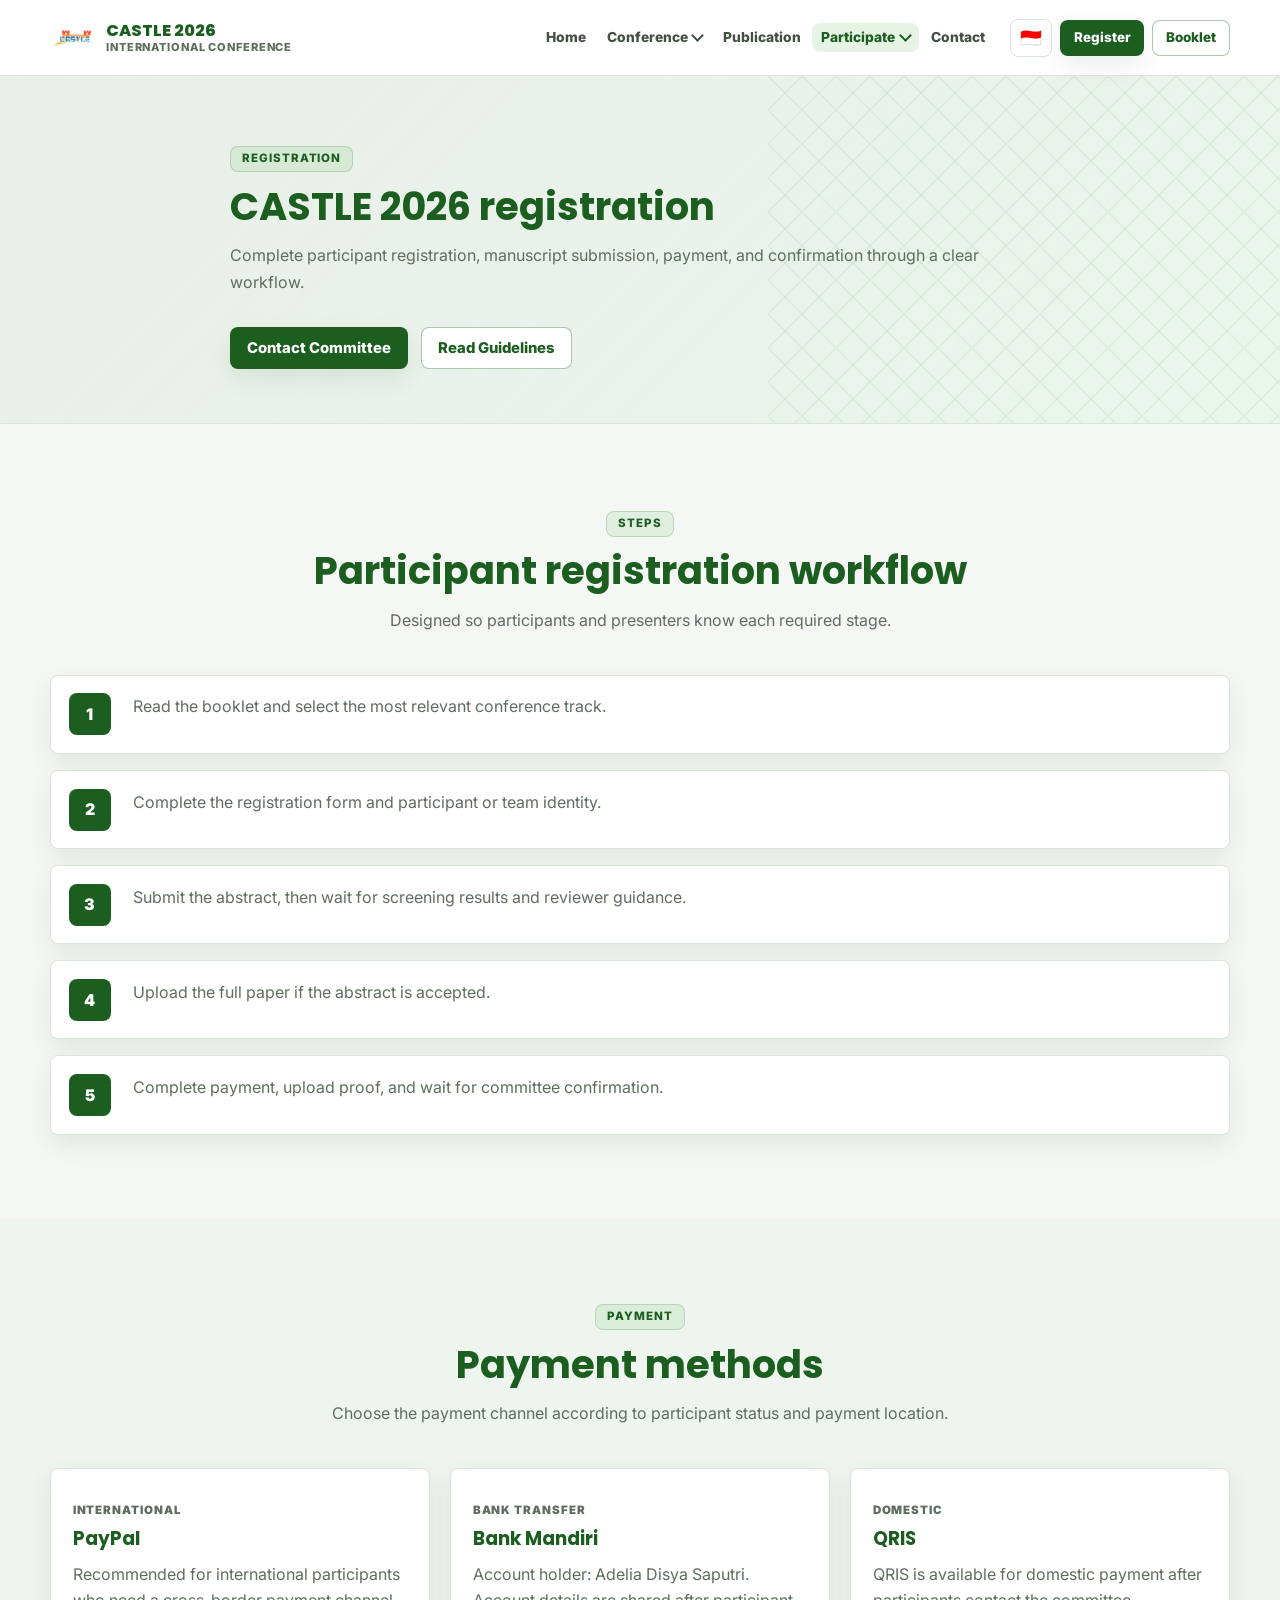
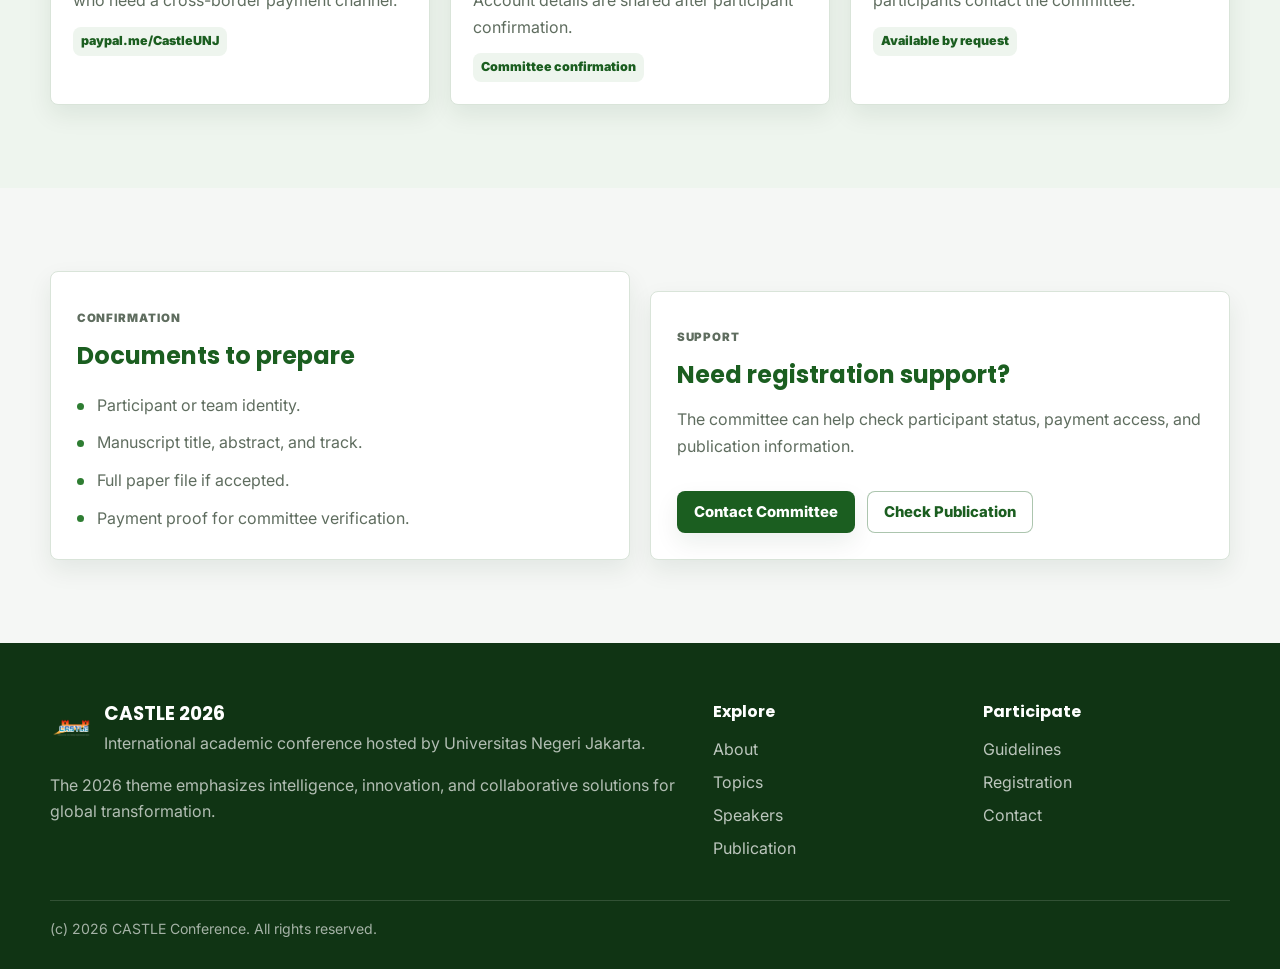
<file: registration.html>
<!DOCTYPE html>
<html lang="en">
<head>
  <meta charset="UTF-8" />
  <meta name="viewport" content="width=device-width, initial-scale=1.0" />
  <meta
    name="description"
    content="Registration steps, payment methods, and confirmation guidance for CASTLE 2026."
    data-id="Langkah registrasi, metode pembayaran, dan panduan konfirmasi untuk CASTLE 2026."
    data-en="Registration steps, payment methods, and confirmation guidance for CASTLE 2026."
  />
  <title data-id="Registrasi | CASTLE 2026" data-en="Registration | CASTLE 2026">Registration | CASTLE 2026</title>
  <link rel="preconnect" href="https://fonts.googleapis.com" />
  <link rel="preconnect" href="https://fonts.gstatic.com" crossorigin />
  <link
    href="https://fonts.googleapis.com/css2?family=Inter:wght@300;400;500;600;700;800;900&family=Poppins:wght@500;600;700;800&display=swap"
    rel="stylesheet"
  />
  <link rel="stylesheet" href="assets/css/style.css" />
</head>
<body>
  <a class="skip-link" href="#main" data-id="Lewati ke konten" data-en="Skip to content">Skip to content</a>

  <header class="site-header">
    <nav class="navbar" id="navbar">
      <div class="container nav-inner">
        <a class="brand" href="index.html" aria-label="CASTLE Conference">
          <img src="assets/images/CASTLE.png" alt="CASTLE logo" data-id-alt="Logo CASTLE" data-en-alt="CASTLE logo" width="44" height="44" />
          <span class="brand-text">
            <span class="brand-title" data-id="CASTLE 2026" data-en="CASTLE 2026">CASTLE 2026</span>
            <span class="brand-subtitle" data-id="Konferensi Internasional" data-en="International Conference">International Conference</span>
          </span>
        </a>

        <div class="nav-menu" id="navMenu">
          <a class="nav-link" href="index.html" data-id="Beranda" data-en="Home">Home</a>
          <div class="nav-group">
            <button class="nav-trigger" type="button" aria-expanded="false" aria-haspopup="true" data-nav-dropdown data-id="Konferensi" data-en="Conference">Conference</button>
            <div class="nav-submenu">
              <a class="nav-link nav-sub-link" href="index.html#about" data-id="Tentang" data-en="About">About</a>
              <a class="nav-link nav-sub-link" href="index.html#topics" data-id="Topik" data-en="Topics">Topics</a>
              <a class="nav-link nav-sub-link" href="index.html#speakers" data-id="Pembicara" data-en="Speakers">Speakers</a>
              <a class="nav-link nav-sub-link" href="index.html#dates" data-id="Tanggal" data-en="Dates">Dates</a>
            </div>
          </div>
          <a class="nav-link" href="publication.html" data-id="Publikasi" data-en="Publication">Publication</a>
          <div class="nav-group">
            <button class="nav-trigger" type="button" aria-expanded="false" aria-haspopup="true" data-nav-dropdown data-id="Peserta" data-en="Participate">Participate</button>
            <div class="nav-submenu">
              <a class="nav-link nav-sub-link" href="guidelines.html" data-id="Panduan" data-en="Guidelines">Guidelines</a>
              <a class="nav-link nav-sub-link" href="registration.html" data-id="Registrasi" data-en="Registration">Registration</a>
            </div>
          </div>
          <a class="nav-link" href="contact.html" data-id="Kontak" data-en="Contact">Contact</a>
        </div>

        <div class="nav-actions">
          <button class="lang-toggle" type="button" data-lang-toggle aria-label="Ganti bahasa ke Indonesia">&#127470;&#127465;</button>
          <a class="btn btn-primary btn-small" href="registration.html" data-id="Daftar" data-en="Register">Register</a>
          <a class="btn btn-outline btn-small" href="guidelines.html" data-id="Panduan" data-en="Booklet">Booklet</a>
          <button class="nav-toggle" id="navToggle" type="button" aria-label="Open navigation" aria-expanded="false" aria-controls="navMenu">
            <span></span>
            <span></span>
            <span></span>
          </button>
        </div>
      </div>
    </nav>
  </header>

  <main id="main">
    <section class="page-hero">
      <div class="container page-hero-content">
        <span class="section-tag" data-id="Registrasi" data-en="Registration">Registration</span>
        <h1 class="page-title" data-id="Registrasi CASTLE 2026" data-en="CASTLE 2026 registration">CASTLE 2026 registration</h1>
        <p
          class="page-desc"
          data-id="Selesaikan registrasi peserta, pengiriman naskah, pembayaran, dan konfirmasi melalui alur yang jelas."
          data-en="Complete participant registration, manuscript submission, payment, and confirmation through a clear workflow."
        >
          Complete participant registration, manuscript submission, payment, and confirmation through a clear workflow.
        </p>
        <div class="section-actions actions-left">
          <a class="btn btn-primary" href="contact.html" data-id="Hubungi Panitia" data-en="Contact Committee">Contact Committee</a>
          <a class="btn btn-outline" href="guidelines.html" data-id="Baca Panduan" data-en="Read Guidelines">Read Guidelines</a>
        </div>
      </div>
    </section>

    <section class="section">
      <div class="container">
        <div class="section-header" data-reveal>
          <span class="section-tag" data-id="Langkah" data-en="Steps">Steps</span>
          <h2 class="section-title" data-id="Alur registrasi peserta" data-en="Participant registration workflow">Participant registration workflow</h2>
          <p class="section-desc" data-id="Dirancang agar peserta dan presenter mengetahui tahap yang harus diselesaikan." data-en="Designed so participants and presenters know each required stage.">
            Designed so participants and presenters know each required stage.
          </p>
        </div>

        <ol class="steps" data-reveal>
          <li data-id="Baca booklet dan pilih topik konferensi yang paling sesuai." data-en="Read the booklet and select the most relevant conference track.">Read the booklet and select the most relevant conference track.</li>
          <li data-id="Isi formulir registrasi dan lengkapi identitas peserta atau tim." data-en="Complete the registration form and participant or team identity.">Complete the registration form and participant or team identity.</li>
          <li data-id="Kirim abstrak, kemudian tunggu hasil seleksi dan arahan reviewer." data-en="Submit the abstract, then wait for screening results and reviewer guidance.">Submit the abstract, then wait for screening results and reviewer guidance.</li>
          <li data-id="Unggah makalah lengkap jika abstrak dinyatakan diterima." data-en="Upload the full paper if the abstract is accepted.">Upload the full paper if the abstract is accepted.</li>
          <li data-id="Selesaikan pembayaran, unggah bukti, dan tunggu konfirmasi panitia." data-en="Complete payment, upload proof, and wait for committee confirmation.">Complete payment, upload proof, and wait for committee confirmation.</li>
        </ol>
      </div>
    </section>

    <section class="section section-muted">
      <div class="container">
        <div class="section-header" data-reveal>
          <span class="section-tag" data-id="Pembayaran" data-en="Payment">Payment</span>
          <h2 class="section-title" data-id="Metode pembayaran" data-en="Payment methods">Payment methods</h2>
          <p class="section-desc" data-id="Pilih kanal pembayaran sesuai status peserta dan lokasi pembayaran." data-en="Choose the payment channel according to participant status and payment location.">
            Choose the payment channel according to participant status and payment location.
          </p>
        </div>

        <div class="grid-3">
          <article class="card payment-card" data-reveal>
            <p class="card-kicker" data-id="Internasional" data-en="International">International</p>
            <h3 data-id="PayPal" data-en="PayPal">PayPal</h3>
            <p data-id="Disarankan untuk peserta internasional yang membutuhkan kanal pembayaran lintas negara." data-en="Recommended for international participants who need a cross-border payment channel.">
              Recommended for international participants who need a cross-border payment channel.
            </p>
            <span class="payment-label" data-id="paypal.me/CastleUNJ" data-en="paypal.me/CastleUNJ">paypal.me/CastleUNJ</span>
          </article>
          <article class="card payment-card" data-reveal>
            <p class="card-kicker" data-id="Transfer Bank" data-en="Bank Transfer">Bank Transfer</p>
            <h3 data-id="Bank Mandiri" data-en="Bank Mandiri">Bank Mandiri</h3>
            <p data-id="Nama penerima: Adelia Disya Saputri. Detail rekening dibagikan setelah konfirmasi peserta." data-en="Account holder: Adelia Disya Saputri. Account details are shared after participant confirmation.">
              Account holder: Adelia Disya Saputri. Account details are shared after participant confirmation.
            </p>
            <span class="payment-label" data-id="Konfirmasi panitia" data-en="Committee confirmation">Committee confirmation</span>
          </article>
          <article class="card payment-card" data-reveal>
            <p class="card-kicker" data-id="Domestik" data-en="Domestic">Domestic</p>
            <h3 data-id="QRIS" data-en="QRIS">QRIS</h3>
            <p data-id="QRIS tersedia untuk pembayaran domestik setelah peserta menghubungi panitia." data-en="QRIS is available for domestic payment after participants contact the committee.">
              QRIS is available for domestic payment after participants contact the committee.
            </p>
            <span class="payment-label" data-id="Tersedia berdasarkan permintaan" data-en="Available by request">Available by request</span>
          </article>
        </div>
      </div>
    </section>

    <section class="section">
      <div class="container">
        <div class="grid-2">
          <article class="content-panel" data-reveal>
            <p class="card-kicker" data-id="Konfirmasi" data-en="Confirmation">Confirmation</p>
            <h2 data-id="Dokumen yang perlu disiapkan" data-en="Documents to prepare">Documents to prepare</h2>
            <ul class="list list-spaced">
              <li data-id="Identitas peserta atau tim." data-en="Participant or team identity.">Participant or team identity.</li>
              <li data-id="Judul, abstrak, dan topik naskah." data-en="Manuscript title, abstract, and track.">Manuscript title, abstract, and track.</li>
              <li data-id="File makalah lengkap jika sudah diterima." data-en="Full paper file if accepted.">Full paper file if accepted.</li>
              <li data-id="Bukti pembayaran untuk verifikasi panitia." data-en="Payment proof for committee verification.">Payment proof for committee verification.</li>
            </ul>
          </article>
          <article class="content-panel" data-reveal>
            <p class="card-kicker" data-id="Bantuan" data-en="Support">Support</p>
            <h2 data-id="Butuh bantuan registrasi?" data-en="Need registration support?">Need registration support?</h2>
            <p data-id="Panitia dapat membantu pengecekan status peserta, akses pembayaran, dan informasi publikasi." data-en="The committee can help check participant status, payment access, and publication information.">
              The committee can help check participant status, payment access, and publication information.
            </p>
            <div class="section-actions actions-left">
              <a class="btn btn-primary" href="contact.html" data-id="Kontak Panitia" data-en="Contact Committee">Contact Committee</a>
              <a class="btn btn-outline" href="publication.html" data-id="Cek Publikasi" data-en="Check Publication">Check Publication</a>
            </div>
          </article>
        </div>
      </div>
    </section>
  </main>

  <footer class="footer">
    <div class="container footer-grid">
      <div class="footer-brand">
        <div class="footer-logo">
          <img src="assets/images/CASTLE.png" alt="CASTLE logo" data-id-alt="Logo CASTLE" data-en-alt="CASTLE logo" loading="lazy" width="42" height="42" />
          <div>
            <h3 data-id="CASTLE 2026" data-en="CASTLE 2026">CASTLE 2026</h3>
            <p class="footer-desc" data-id="Konferensi akademik internasional oleh Universitas Negeri Jakarta." data-en="International academic conference hosted by Universitas Negeri Jakarta.">
              International academic conference hosted by Universitas Negeri Jakarta.
            </p>
          </div>
        </div>
        <p class="footer-desc" data-id="Tema 2026 menekankan kecerdasan, inovasi, dan solusi kolaboratif untuk transformasi global." data-en="The 2026 theme emphasizes intelligence, innovation, and collaborative solutions for global transformation.">
          The 2026 theme emphasizes intelligence, innovation, and collaborative solutions for global transformation.
        </p>
      </div>
      <div class="footer-links">
        <div>
          <h4 data-id="Jelajahi" data-en="Explore">Explore</h4>
          <a href="index.html#about" data-id="Tentang" data-en="About">About</a>
          <a href="index.html#topics" data-id="Topik" data-en="Topics">Topics</a>
          <a href="index.html#speakers" data-id="Pembicara" data-en="Speakers">Speakers</a>
          <a href="publication.html" data-id="Publikasi" data-en="Publication">Publication</a>
        </div>
        <div>
          <h4 data-id="Ikut serta" data-en="Participate">Participate</h4>
          <a href="guidelines.html" data-id="Panduan" data-en="Guidelines">Guidelines</a>
          <a href="registration.html" data-id="Registrasi" data-en="Registration">Registration</a>
          <a href="contact.html" data-id="Kontak" data-en="Contact">Contact</a>
        </div>
      </div>
    </div>
    <div class="container footer-bottom">
      <p data-id="(c) 2026 CASTLE Conference. Hak cipta dilindungi." data-en="(c) 2026 CASTLE Conference. All rights reserved.">(c) 2026 CASTLE Conference. All rights reserved.</p>
    </div>
  </footer>

  <script src="assets/js/main.js"></script>
</body>
</html>
</file>
<file: assets/css/style.css>
/* ============================================================
   CASTLE 2026 Conference Website
   Premium academic green interface
   ============================================================ */

:root {
  --primary: #1b5e20;
  --secondary: #2e7d32;
  --accent: #a5d6a7;
  --accent-strong: #66bb6a;
  --bg: #f5f7f5;
  --surface: #ffffff;
  --surface-soft: #eef5ee;
  --surface-deep: #e2eee3;
  --ink: #172016;
  --muted: #5f6d5f;
  --border: #d9e4d9;
  --line: rgba(27, 94, 32, 0.16);
  --shadow-sm: 0 10px 24px rgba(16, 52, 20, 0.08);
  --shadow-md: 0 18px 44px rgba(16, 52, 20, 0.14);
  --radius: 8px;
  --container: 1180px;
  --nav-height: 76px;
  --section-space: 5.2rem;
  --transition: 180ms ease;
  --font-display: "Poppins", "Inter", "Segoe UI", sans-serif;
  --font-body: "Inter", "Segoe UI", sans-serif;
}

* {
  box-sizing: border-box;
  margin: 0;
  padding: 0;
}

html {
  scroll-behavior: smooth;
  scroll-padding-top: calc(var(--nav-height) + 18px);
}

body {
  min-width: 320px;
  padding-top: var(--nav-height);
  overflow-x: hidden;
  background: var(--bg);
  color: var(--ink);
  font-family: var(--font-body);
  line-height: 1.65;
  -webkit-font-smoothing: antialiased;
}

body.nav-open {
  overflow: hidden;
}

img {
  display: block;
  max-width: 100%;
}

a {
  color: inherit;
  text-decoration: none;
}

ul,
ol {
  list-style: none;
}

button {
  border: 0;
  background: none;
  color: inherit;
  font: inherit;
  cursor: pointer;
}

:focus-visible {
  outline: 3px solid rgba(102, 187, 106, 0.65);
  outline-offset: 3px;
}

.container {
  width: min(100% - 2rem, var(--container));
  margin: 0 auto;
}

.skip-link {
  position: absolute;
  top: 1rem;
  left: -999px;
  z-index: 2000;
  padding: 0.65rem 1rem;
  background: var(--primary);
  color: #fff;
  border-radius: var(--radius);
  font-weight: 700;
}

.skip-link:focus {
  left: 1rem;
}

.section {
  padding: var(--section-space) 0;
}

.section-muted {
  background: var(--surface-soft);
}

.section-header {
  max-width: 760px;
  margin: 0 auto 2.6rem;
  text-align: center;
}

.section-header.align-left {
  margin-left: 0;
  text-align: left;
}

.section-tag {
  display: inline-flex;
  align-items: center;
  gap: 0.45rem;
  padding: 0.32rem 0.7rem;
  border: 1px solid rgba(27, 94, 32, 0.18);
  border-radius: var(--radius);
  background: rgba(165, 214, 167, 0.28);
  color: var(--primary);
  font-size: 0.72rem;
  font-weight: 800;
  letter-spacing: 0.08em;
  line-height: 1.2;
  text-transform: uppercase;
}

.section-title,
.page-title {
  margin-top: 0.8rem;
  color: var(--primary);
  font-family: var(--font-display);
  font-size: clamp(2rem, 3vw, 2.9rem);
  line-height: 1.14;
}

.section-desc,
.page-desc,
.muted {
  color: var(--muted);
}

.section-desc,
.page-desc {
  margin-top: 0.85rem;
}

.section-actions {
  display: flex;
  flex-wrap: wrap;
  justify-content: center;
  gap: 0.8rem;
  margin-top: 2rem;
}

.actions-left {
  justify-content: flex-start;
}

.btn {
  display: inline-flex;
  align-items: center;
  justify-content: center;
  min-height: 42px;
  padding: 0.72rem 1rem;
  border: 1px solid transparent;
  border-radius: var(--radius);
  font-size: 0.93rem;
  font-weight: 800;
  line-height: 1.1;
  transition:
    transform var(--transition),
    box-shadow var(--transition),
    border-color var(--transition),
    background var(--transition),
    color var(--transition);
}

.btn:hover {
  transform: translateY(-2px);
}

.btn-primary {
  background: var(--primary);
  color: #fff;
  box-shadow: var(--shadow-sm);
}

.btn-primary:hover {
  background: var(--secondary);
  box-shadow: var(--shadow-md);
}

.btn-outline {
  border-color: rgba(27, 94, 32, 0.36);
  background: #fff;
  color: var(--primary);
}

.btn-outline:hover {
  border-color: var(--primary);
  background: var(--surface-soft);
}

.btn-light {
  border-color: rgba(255, 255, 255, 0.52);
  background: rgba(255, 255, 255, 0.95);
  color: var(--primary);
}

.btn-ghost {
  border-color: rgba(165, 214, 167, 0.48);
  background: rgba(255, 255, 255, 0.12);
  color: #fff;
}

.btn-small {
  min-height: 36px;
  padding: 0.55rem 0.8rem;
  font-size: 0.84rem;
}

.text-link {
  display: inline-flex;
  color: var(--primary);
  font-weight: 800;
  text-decoration: underline;
  text-decoration-thickness: 2px;
  text-underline-offset: 4px;
}

.grid-2,
.grid-3,
.grid-4 {
  display: grid;
  gap: 1.25rem;
}

.grid-2 {
  grid-template-columns: repeat(2, minmax(0, 1fr));
}

.grid-3 {
  grid-template-columns: repeat(3, minmax(0, 1fr));
}

.grid-4 {
  grid-template-columns: repeat(4, minmax(0, 1fr));
}

.card {
  position: relative;
  overflow: hidden;
  padding: 1.35rem;
  border: 1px solid var(--border);
  border-radius: var(--radius);
  background: var(--surface);
  box-shadow: var(--shadow-sm);
  transition:
    transform var(--transition),
    box-shadow var(--transition),
    border-color var(--transition);
}

.card:hover {
  transform: translateY(-4px);
  border-color: rgba(46, 125, 50, 0.42);
  box-shadow: var(--shadow-md);
}

.card-accent {
  border-top: 4px solid var(--secondary);
}

.card-kicker {
  margin-bottom: 0.5rem;
  color: var(--secondary);
  font-size: 0.72rem;
  font-weight: 900;
  letter-spacing: 0.08em;
  text-transform: uppercase;
}

.card h3,
.card h4 {
  color: var(--primary);
  font-family: var(--font-display);
  line-height: 1.2;
}

.card p {
  margin-top: 0.65rem;
  color: var(--muted);
}

.list {
  display: grid;
  gap: 0.7rem;
}

.list-spaced {
  margin-top: 1rem;
}

.list li {
  position: relative;
  padding-left: 1.25rem;
  color: var(--muted);
}

.list li::before {
  position: absolute;
  top: 0.68rem;
  left: 0;
  width: 7px;
  height: 7px;
  border-radius: 50%;
  background: var(--secondary);
  content: "";
}

.eyebrow-line {
  width: 56px;
  height: 3px;
  margin: 1.1rem 0;
  background: var(--accent-strong);
}

/* Navbar */
.navbar {
  position: fixed;
  inset: 0 0 auto;
  z-index: 1000;
  height: var(--nav-height);
  border-bottom: 1px solid rgba(27, 94, 32, 0.14);
  background: rgba(255, 255, 255, 0.96);
  backdrop-filter: blur(12px);
  transition: box-shadow var(--transition), background var(--transition);
}

.navbar.scrolled {
  box-shadow: 0 10px 30px rgba(16, 52, 20, 0.1);
}

.nav-inner {
  display: flex;
  align-items: center;
  gap: 1rem;
  height: 100%;
}

.brand {
  display: inline-flex;
  align-items: center;
  gap: 0.75rem;
  min-width: max-content;
  color: var(--primary);
}

.brand img {
  width: 44px;
  height: 44px;
  object-fit: contain;
}

.brand-text {
  display: grid;
  gap: 0.05rem;
}

.brand-title {
  font-family: var(--font-display);
  font-size: 1.02rem;
  font-weight: 800;
  line-height: 1.1;
}

.brand-subtitle {
  color: var(--muted);
  font-size: 0.69rem;
  font-weight: 800;
  letter-spacing: 0.08em;
  line-height: 1.1;
  text-transform: uppercase;
}

.nav-menu {
  display: flex;
  align-items: center;
  justify-content: center;
  gap: 0.12rem;
  margin-left: auto;
}

.nav-link,
.nav-trigger {
  display: inline-flex;
  align-items: center;
  gap: 0.36rem;
  padding: 0.5rem 0.58rem;
  border-radius: var(--radius);
  color: #425142;
  font-size: 0.86rem;
  font-weight: 800;
  line-height: 1;
  transition: background var(--transition), color var(--transition);
}

.nav-link:hover,
.nav-link.active,
.nav-trigger:hover,
.nav-trigger.active,
.nav-group.open .nav-trigger {
  background: rgba(165, 214, 167, 0.28);
  color: var(--primary);
}

.nav-group {
  position: relative;
}

.nav-trigger::after {
  width: 7px;
  height: 7px;
  border-right: 2px solid currentColor;
  border-bottom: 2px solid currentColor;
  content: "";
  transform: translateY(-2px) rotate(45deg);
  transition: transform var(--transition);
}

.nav-group.open .nav-trigger::after {
  transform: translateY(1px) rotate(225deg);
}

.nav-submenu {
  position: absolute;
  top: calc(100% + 0.65rem);
  left: 0;
  z-index: 1001;
  display: grid;
  min-width: 190px;
  gap: 0.18rem;
  padding: 0.55rem;
  border: 1px solid var(--border);
  border-radius: var(--radius);
  background: #fff;
  box-shadow: var(--shadow-md);
  opacity: 0;
  pointer-events: none;
  transform: translateY(-6px);
  transition:
    opacity var(--transition),
    transform var(--transition),
    visibility var(--transition);
  visibility: hidden;
}

.nav-group.open .nav-submenu {
  opacity: 1;
  pointer-events: auto;
  transform: translateY(0);
  visibility: visible;
}

.nav-sub-link {
  width: 100%;
  justify-content: flex-start;
  padding: 0.68rem 0.72rem;
  white-space: nowrap;
}

.nav-actions {
  display: flex;
  align-items: center;
  gap: 0.5rem;
}

.lang-toggle {
  display: inline-grid;
  place-items: center;
  width: 42px;
  min-width: 42px;
  min-height: 38px;
  padding: 0.36rem;
  border: 1px solid var(--border);
  border-radius: var(--radius);
  background: #fff;
  color: var(--primary);
  font-size: 1.1rem;
  font-weight: 900;
  line-height: 1;
}

.nav-toggle {
  display: none;
  width: 40px;
  height: 40px;
  place-items: center;
  border: 1px solid var(--border);
  border-radius: var(--radius);
  background: #fff;
}

.nav-toggle span {
  display: block;
  width: 20px;
  height: 2px;
  margin: 3px 0;
  background: var(--primary);
  transition: opacity var(--transition), transform var(--transition);
}

.nav-toggle.open span:nth-child(1) {
  transform: translateY(5px) rotate(45deg);
}

.nav-toggle.open span:nth-child(2) {
  opacity: 0;
}

.nav-toggle.open span:nth-child(3) {
  transform: translateY(-5px) rotate(-45deg);
}

/* Hero */
.hero {
  position: relative;
  min-height: calc(100vh - var(--nav-height));
  overflow: hidden;
  color: #fff;
  background: #173018;
}

.hero-bg {
  position: absolute;
  inset: 0;
}

.hero-bg img {
  width: 100%;
  height: 100%;
  min-height: calc(100vh - var(--nav-height));
  object-fit: cover;
}

.hero-bg::after {
  position: absolute;
  inset: 0;
  background:
    linear-gradient(90deg, rgba(11, 45, 15, 0.92) 0%, rgba(11, 45, 15, 0.74) 45%, rgba(11, 45, 15, 0.28) 100%),
    linear-gradient(180deg, rgba(11, 45, 15, 0.24) 0%, rgba(11, 45, 15, 0.86) 100%);
  content: "";
}

.hero-inner {
  position: relative;
  display: grid;
  grid-template-columns: minmax(0, 1fr) 370px;
  align-items: end;
  gap: 2rem;
  min-height: calc(100vh - var(--nav-height));
  padding: 5.5rem 0 3rem;
}

.hero-content {
  max-width: 780px;
}

.hero-badge {
  display: inline-flex;
  align-items: center;
  padding: 0.38rem 0.72rem;
  border: 1px solid rgba(255, 255, 255, 0.36);
  border-radius: var(--radius);
  background: rgba(255, 255, 255, 0.12);
  color: #e6f6e7;
  font-size: 0.74rem;
  font-weight: 900;
  letter-spacing: 0.08em;
  text-transform: uppercase;
}

.hero h1 {
  max-width: 760px;
  margin: 1.1rem 0;
  font-family: var(--font-display);
  font-size: clamp(2.6rem, 7vw, 5.8rem);
  line-height: 0.98;
  letter-spacing: 0;
}

.hero-subtitle {
  max-width: 650px;
  color: rgba(255, 255, 255, 0.86);
  font-size: clamp(1rem, 2vw, 1.25rem);
}

.hero-theme {
  max-width: 680px;
  margin-top: 1.45rem;
  padding-left: 1rem;
  border-left: 4px solid var(--accent);
}

.hero-theme-label {
  color: #caecca;
  font-size: 0.72rem;
  font-weight: 900;
  letter-spacing: 0.09em;
  text-transform: uppercase;
}

.hero-theme-text {
  margin-top: 0.35rem;
  color: #fff;
  font-family: var(--font-display);
  font-weight: 700;
}

.hero-cta {
  display: flex;
  flex-wrap: wrap;
  gap: 0.8rem;
  margin-top: 1.7rem;
}

.hero-panel {
  border: 1px solid rgba(255, 255, 255, 0.24);
  border-radius: var(--radius);
  background: rgba(255, 255, 255, 0.12);
  box-shadow: 0 20px 46px rgba(0, 0, 0, 0.22);
  backdrop-filter: blur(12px);
}

.hero-panel-header {
  padding: 1.15rem;
  border-bottom: 1px solid rgba(255, 255, 255, 0.18);
}

.hero-panel-header h2 {
  font-family: var(--font-display);
  font-size: 1.05rem;
}

.hero-facts {
  display: grid;
}

.hero-fact {
  padding: 1.05rem 1.15rem;
  border-bottom: 1px solid rgba(255, 255, 255, 0.14);
}

.hero-fact:last-child {
  border-bottom: 0;
}

.hero-fact strong {
  display: block;
  font-family: var(--font-display);
  font-size: 1rem;
}

.hero-fact span {
  display: block;
  margin-top: 0.2rem;
  color: rgba(255, 255, 255, 0.72);
  font-size: 0.86rem;
}

.story-strip {
  position: relative;
  display: grid;
  grid-template-columns: repeat(3, minmax(0, 1fr));
  gap: 1rem;
  padding: 1rem 0 0;
}

.story-card {
  overflow: hidden;
  border: 1px solid rgba(255, 255, 255, 0.22);
  border-radius: var(--radius);
  background: rgba(255, 255, 255, 0.12);
}

.story-card img {
  width: 100%;
  height: 110px;
  object-fit: cover;
}

.story-card p {
  padding: 0.8rem;
  color: rgba(255, 255, 255, 0.86);
  font-size: 0.85rem;
  font-weight: 700;
}

.section-muted .story-card {
  border-color: var(--border);
  background: #fff;
  box-shadow: var(--shadow-sm);
}

.section-muted .story-card p {
  color: var(--primary);
}

/* Content sections */
.about-grid {
  display: grid;
  grid-template-columns: 0.95fr 1.05fr;
  gap: 2rem;
  align-items: start;
}

.about-copy {
  font-size: 1.03rem;
}

.about-copy p + p {
  margin-top: 1rem;
}

.metric-grid {
  display: grid;
  grid-template-columns: repeat(3, minmax(0, 1fr));
  gap: 1rem;
  margin-top: 1.4rem;
}

.metric {
  padding: 1rem;
  border: 1px solid var(--border);
  border-radius: var(--radius);
  background: #fff;
}

.metric strong {
  display: block;
  color: var(--primary);
  font-family: var(--font-display);
  font-size: 1.45rem;
  line-height: 1;
}

.metric span {
  display: block;
  margin-top: 0.35rem;
  color: var(--muted);
  font-size: 0.86rem;
}

.topic-card {
  min-height: 210px;
}

.topic-number {
  display: inline-grid;
  place-items: center;
  width: 38px;
  height: 38px;
  margin-bottom: 1rem;
  border-radius: var(--radius);
  background: var(--surface-soft);
  color: var(--primary);
  font-weight: 900;
}

.speaker-grid {
  display: grid;
  grid-template-columns: repeat(3, minmax(0, 1fr));
  gap: 1.25rem;
}

.speaker-card {
  padding: 0;
}

.speaker-card img {
  width: 100%;
  height: 280px;
  object-fit: cover;
}

.speaker-content {
  padding: 1.25rem;
}

.speaker-meta {
  margin-top: 0.3rem;
  color: var(--secondary);
  font-weight: 800;
}

.journal-grid {
  display: grid;
  grid-template-columns: repeat(3, minmax(0, 1fr));
  gap: 1.25rem;
}

.journal-card {
  display: grid;
  min-height: 260px;
}

.journal-mark {
  display: inline-grid;
  place-items: center;
  width: 58px;
  height: 58px;
  margin-bottom: 1rem;
  border: 1px solid rgba(27, 94, 32, 0.16);
  border-radius: var(--radius);
  background: linear-gradient(135deg, var(--surface-soft), #fff);
  color: var(--primary);
  font-family: var(--font-display);
  font-weight: 900;
}

.journal-card .btn {
  align-self: end;
  justify-self: start;
  margin-top: 1.2rem;
}

.timeline {
  position: relative;
  display: grid;
  gap: 1.15rem;
  max-width: 880px;
  margin: 0 auto;
}

.timeline-item {
  display: grid;
  grid-template-columns: 190px 1fr;
  gap: 1.2rem;
  padding: 1.2rem;
  border: 1px solid var(--border);
  border-radius: var(--radius);
  background: #fff;
  box-shadow: var(--shadow-sm);
}

.timeline-date {
  color: var(--primary);
  font-weight: 900;
}

.timeline-content h3 {
  color: var(--primary);
  font-family: var(--font-display);
}

.timeline-content p {
  margin-top: 0.35rem;
  color: var(--muted);
}

.publication-support {
  display: grid;
  grid-template-columns: minmax(0, 1.35fr) minmax(280px, 0.65fr);
  gap: 1.25rem;
  align-items: start;
  max-width: 1060px;
  margin: 2rem auto 0;
}

.support-heading {
  margin-bottom: 0.85rem;
}

.support-heading h3 {
  margin-top: 0.65rem;
  color: var(--primary);
  font-family: var(--font-display);
  font-size: 1.25rem;
  line-height: 1.2;
}

.output-panel {
  height: 100%;
}

.output-panel h3 {
  color: var(--primary);
  font-family: var(--font-display);
}

.cta-band {
  padding: 4.2rem 0;
  background: linear-gradient(135deg, var(--primary), #0f3d13);
  color: #fff;
}

.cta-content {
  display: flex;
  align-items: center;
  justify-content: space-between;
  gap: 2rem;
}

.cta-content h2 {
  max-width: 720px;
  font-family: var(--font-display);
  font-size: clamp(1.8rem, 3vw, 2.7rem);
  line-height: 1.14;
}

.cta-content p {
  max-width: 620px;
  margin-top: 0.7rem;
  color: rgba(255, 255, 255, 0.78);
}

.cta-buttons {
  display: flex;
  flex-wrap: wrap;
  gap: 0.8rem;
  justify-content: flex-end;
}

/* Inner pages */
.page-hero {
  position: relative;
  overflow: hidden;
  padding: 4.2rem 0 3.4rem;
  border-bottom: 1px solid var(--border);
  background:
    linear-gradient(135deg, rgba(27, 94, 32, 0.1), rgba(165, 214, 167, 0.22)),
    var(--surface);
}

.page-hero::after {
  position: absolute;
  right: -10%;
  bottom: 0;
  width: 50%;
  height: 100%;
  background:
    linear-gradient(135deg, transparent 0 48%, rgba(27, 94, 32, 0.08) 48% 52%, transparent 52%),
    linear-gradient(45deg, transparent 0 48%, rgba(27, 94, 32, 0.08) 48% 52%, transparent 52%);
  background-size: 34px 34px;
  content: "";
  opacity: 0.65;
}

.page-hero-content {
  position: relative;
  z-index: 1;
  max-width: 820px;
}

.content-panel {
  padding: 1.6rem;
  border: 1px solid var(--border);
  border-radius: var(--radius);
  background: #fff;
  box-shadow: var(--shadow-sm);
}

.content-panel + .content-panel {
  margin-top: 1.2rem;
}

.content-panel h2,
.content-panel h3 {
  color: var(--primary);
  font-family: var(--font-display);
}

.content-panel p {
  margin-top: 0.7rem;
  color: var(--muted);
}

.table-wrap {
  overflow-x: auto;
  border: 1px solid var(--border);
  border-radius: var(--radius);
  background: #fff;
  box-shadow: var(--shadow-sm);
}

.data-table {
  width: 100%;
  min-width: 640px;
  border-collapse: collapse;
}

.data-table th,
.data-table td {
  padding: 1rem;
  border-bottom: 1px solid var(--border);
  text-align: left;
  vertical-align: top;
}

.data-table th {
  background: var(--surface-soft);
  color: var(--primary);
  font-weight: 900;
}

.data-table tr:last-child td {
  border-bottom: 0;
}

.table-note {
  margin-top: 1rem;
  color: var(--muted);
  font-size: 0.92rem;
}

.steps {
  counter-reset: step;
  display: grid;
  gap: 1rem;
}

.steps li {
  position: relative;
  display: grid;
  grid-template-columns: 48px 1fr;
  gap: 1rem;
  align-items: start;
  padding: 1.1rem;
  border: 1px solid var(--border);
  border-radius: var(--radius);
  background: #fff;
  box-shadow: var(--shadow-sm);
  color: var(--muted);
}

.steps li::before {
  counter-increment: step;
  display: grid;
  place-items: center;
  width: 42px;
  height: 42px;
  border-radius: var(--radius);
  background: var(--primary);
  color: #fff;
  content: counter(step);
  font-weight: 900;
}

.payment-card {
  min-height: 230px;
}

.payment-label {
  display: inline-block;
  margin-top: 0.8rem;
  padding: 0.28rem 0.5rem;
  border-radius: var(--radius);
  background: var(--surface-soft);
  color: var(--primary);
  font-size: 0.78rem;
  font-weight: 900;
}

.contact-grid {
  display: grid;
  grid-template-columns: repeat(3, minmax(0, 1fr));
  gap: 1.25rem;
}

.contact-card {
  display: grid;
  gap: 0.45rem;
}

.contact-card a {
  color: var(--primary);
  font-weight: 800;
}

.map-panel {
  min-height: 280px;
  padding: 2rem;
  border: 1px solid var(--border);
  border-radius: var(--radius);
  background:
    linear-gradient(135deg, rgba(27, 94, 32, 0.88), rgba(46, 125, 50, 0.8)),
    url("../images/pic%202.JPG") center / cover;
  color: #fff;
  box-shadow: var(--shadow-md);
}

.map-panel h2,
.map-panel p {
  max-width: 620px;
}

.map-panel h2 {
  font-family: var(--font-display);
  font-size: clamp(1.8rem, 3vw, 2.5rem);
}

.map-panel p {
  margin-top: 0.8rem;
  color: rgba(255, 255, 255, 0.82);
}

/* Footer */
.footer {
  padding: 3.5rem 0 1.8rem;
  background: #103414;
  color: rgba(255, 255, 255, 0.78);
}

.footer-grid {
  display: grid;
  grid-template-columns: 1.1fr 0.9fr;
  gap: 2rem;
}

.footer-logo {
  display: flex;
  align-items: center;
  gap: 0.75rem;
  margin-bottom: 1rem;
}

.footer-logo img {
  width: 42px;
  height: 42px;
  object-fit: contain;
}

.footer-logo h3 {
  color: #fff;
  font-family: var(--font-display);
}

.footer-desc {
  color: rgba(255, 255, 255, 0.68);
}

.footer-links {
  display: grid;
  grid-template-columns: repeat(2, minmax(0, 1fr));
  gap: 1.4rem;
}

.footer-links h4 {
  margin-bottom: 0.65rem;
  color: #fff;
  font-family: var(--font-display);
}

.footer-links a {
  display: block;
  margin-bottom: 0.42rem;
  color: rgba(255, 255, 255, 0.72);
}

.footer-links a:hover {
  color: #fff;
}

.footer-bottom {
  margin-top: 2rem;
  padding-top: 1rem;
  border-top: 1px solid rgba(255, 255, 255, 0.14);
  color: rgba(255, 255, 255, 0.62);
  font-size: 0.88rem;
}

/* Reveal */
[data-reveal] {
  opacity: 0;
  transform: translateY(18px);
  transition: opacity 620ms ease, transform 620ms ease;
}

[data-reveal].is-visible {
  opacity: 1;
  transform: translateY(0);
}

@media (max-width: 1180px) {
  .nav-menu {
    position: fixed;
    top: var(--nav-height);
    right: 1rem;
    left: 1rem;
    display: grid;
    max-height: calc(100vh - var(--nav-height) - 2rem);
    padding: 1rem;
    overflow-y: auto;
    border: 1px solid var(--border);
    border-radius: var(--radius);
    background: #fff;
    box-shadow: var(--shadow-md);
    transform: translateY(-130%);
    transition: transform var(--transition);
  }

  .nav-menu.open {
    transform: translateY(0);
  }

  .nav-link {
    padding: 0.8rem;
  }

  .nav-group {
    width: 100%;
  }

  .nav-trigger {
    justify-content: space-between;
    width: 100%;
    padding: 0.8rem;
  }

  .nav-submenu {
    position: static;
    max-height: 0;
    min-width: 0;
    margin: 0;
    padding: 0 0 0 0.6rem;
    overflow: hidden;
    border: 0;
    background: var(--surface-soft);
    box-shadow: none;
    opacity: 1;
    pointer-events: auto;
    transform: none;
    transition:
      max-height var(--transition),
      padding var(--transition);
    visibility: visible;
  }

  .nav-group.open .nav-submenu {
    max-height: 280px;
    padding: 0.25rem 0 0.45rem 0.6rem;
  }

  .nav-sub-link {
    white-space: normal;
  }

  .nav-toggle {
    display: grid;
  }
}

@media (max-width: 980px) {
  .hero-inner,
  .about-grid,
  .footer-grid {
    grid-template-columns: 1fr;
  }

  .hero-inner {
    align-items: end;
  }

  .hero-panel {
    max-width: 620px;
  }

  .grid-3,
  .grid-4,
  .speaker-grid,
  .journal-grid,
  .contact-grid,
  .publication-support {
    grid-template-columns: repeat(2, minmax(0, 1fr));
  }

  .cta-content {
    align-items: flex-start;
    flex-direction: column;
  }

  .cta-buttons {
    justify-content: flex-start;
  }
}

@media (max-width: 720px) {
  :root {
    --nav-height: 70px;
    --section-space: 4rem;
  }

  .container {
    width: min(100% - 1.25rem, var(--container));
  }

  .brand-subtitle {
    display: none;
  }

  .nav-actions .btn {
    display: none;
  }

  .lang-toggle {
    width: 40px;
    min-width: 40px;
    padding-inline: 0.55rem;
  }

  .hero h1 {
    font-size: clamp(2.5rem, 14vw, 4rem);
  }

  .hero-inner {
    padding: 4.5rem 0 2.5rem;
  }

  .story-strip,
  .grid-2,
  .grid-3,
  .grid-4,
  .speaker-grid,
  .journal-grid,
  .metric-grid,
  .contact-grid {
    grid-template-columns: 1fr;
  }

  .publication-support {
    grid-template-columns: 1fr;
  }

  .hero-panel {
    display: none;
  }

  .timeline-item {
    grid-template-columns: 1fr;
  }

  .footer-links {
    grid-template-columns: 1fr;
  }
}

@media print {
  body {
    padding-top: 0;
    background: #fff;
  }

  .navbar,
  .footer,
  .section-actions,
  .btn,
  .skip-link {
    display: none !important;
  }

  [data-reveal] {
    opacity: 1 !important;
    transform: none !important;
  }

  .section,
  .page-hero {
    padding: 1.5rem 0;
  }

  .card,
  .content-panel,
  .table-wrap,
  .steps li {
    box-shadow: none;
  }
}

@media (prefers-reduced-motion: reduce) {
  html {
    scroll-behavior: auto;
  }

  *,
  *::before,
  *::after {
    animation-duration: 0.01ms !important;
    animation-iteration-count: 1 !important;
    transition-duration: 0.01ms !important;
  }
}
</file>
